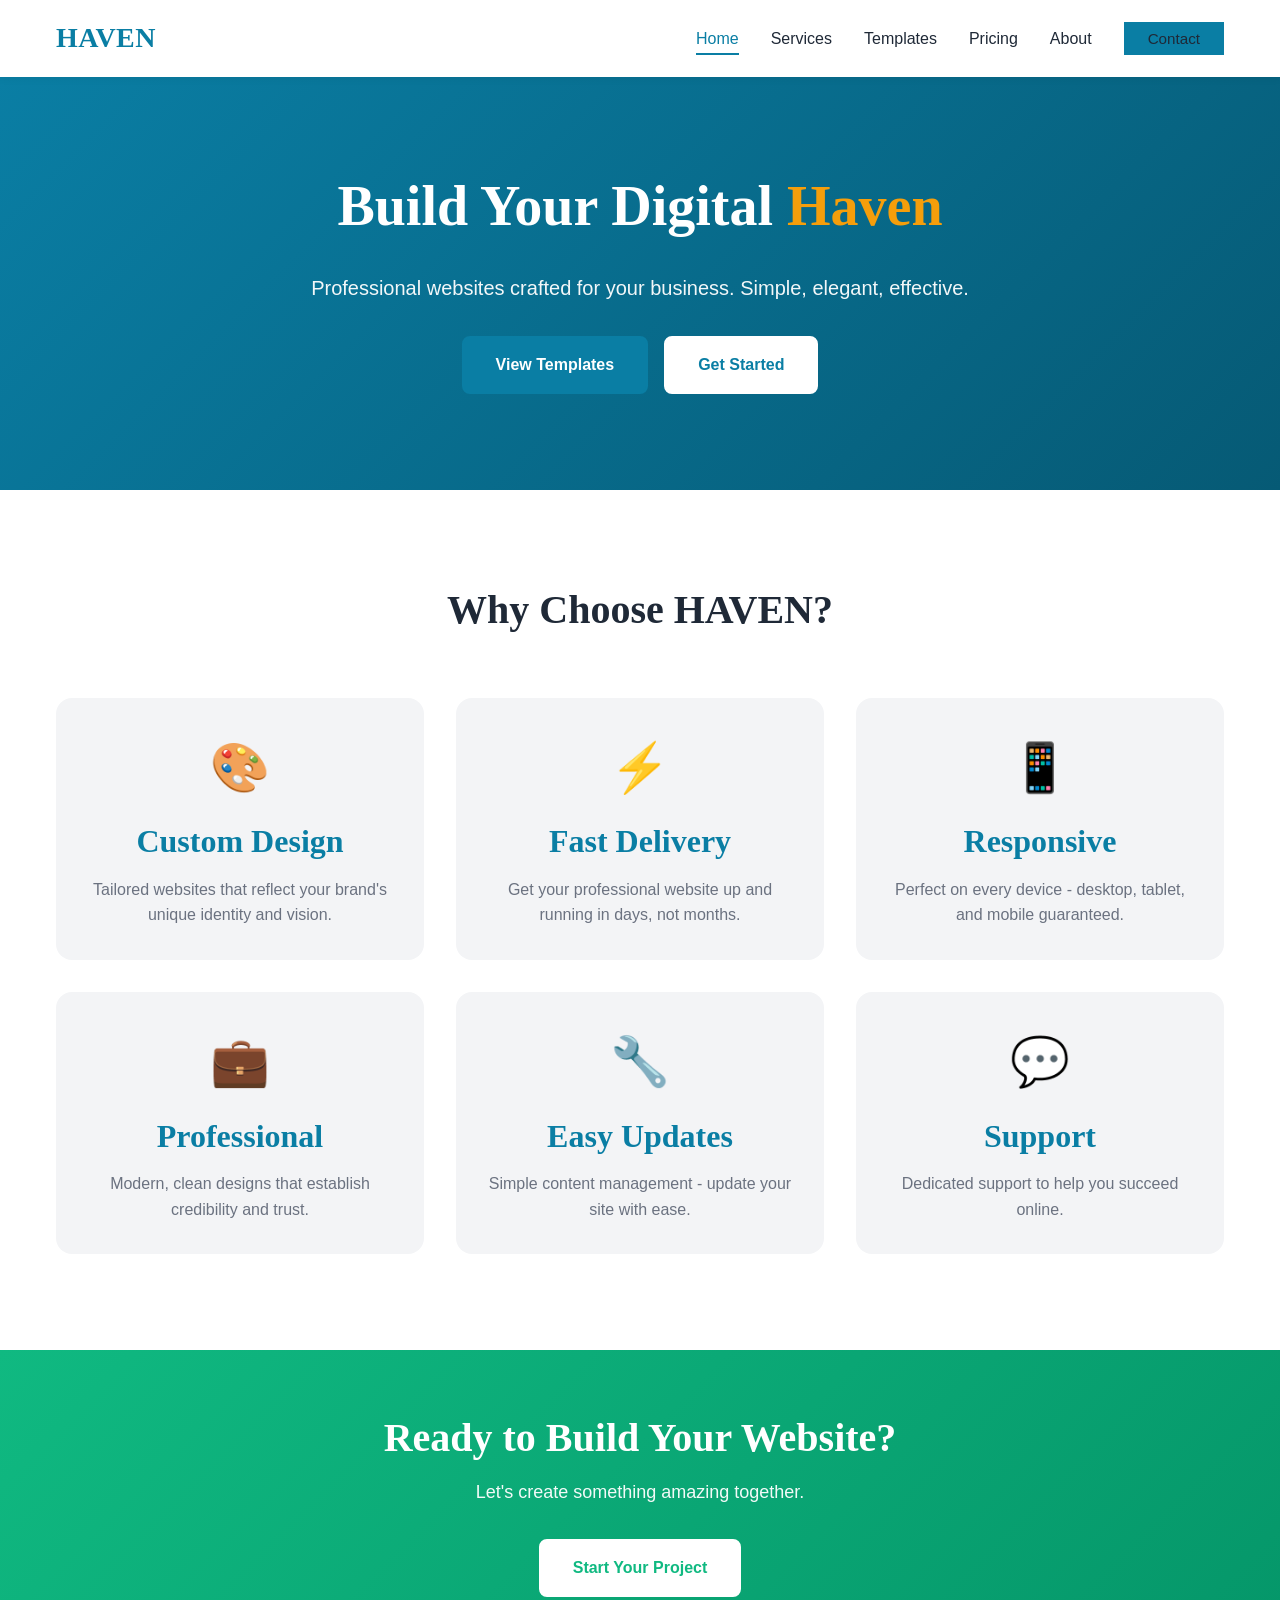
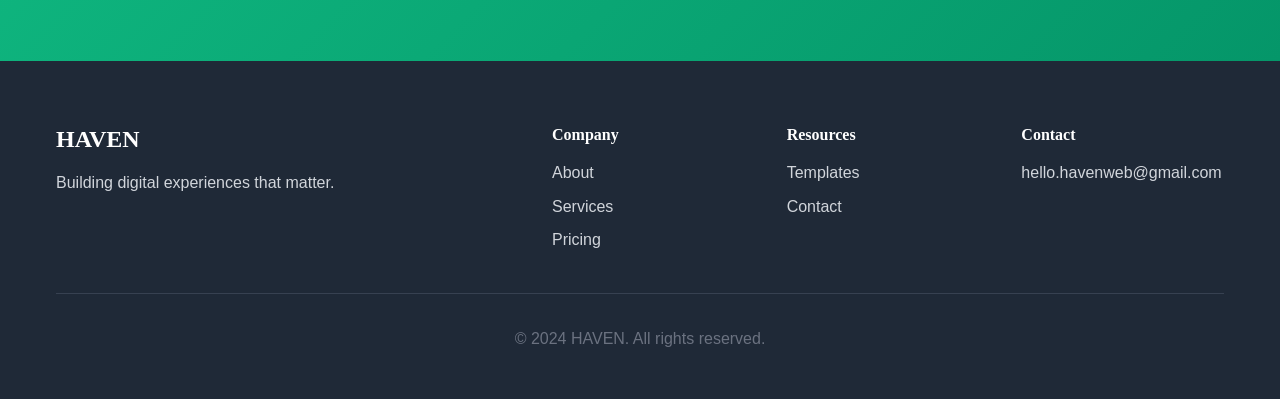
<file: index.html>
<!DOCTYPE html>
<html lang="en">
<head>
    <meta charset="UTF-8">
    <meta name="viewport" content="width=device-width, initial-scale=1.0">
    <title>HAVEN - Professional Website Building Service</title>
    <meta name="description" content="HAVEN creates professional, custom websites for your business. Explore our templates and get started today.">
    <link rel="icon" type="image/svg+xml" href="favicon.svg">
    <link rel="stylesheet" href="css/style.css">
</head>
<body>
    <!-- Navigation -->
    <nav class="navbar">
        <div class="container">
            <a href="index.html" class="logo">HAVEN</a>
            <button class="nav-toggle" aria-label="Toggle navigation">
                <span></span>
                <span></span>
                <span></span>
            </button>
            <ul class="nav-menu">
                <li><a href="index.html" class="active">Home</a></li>
                <li><a href="services.html">Services</a></li>
                <li><a href="templates.html">Templates</a></li>
                <li><a href="pricing.html">Pricing</a></li>
                <li><a href="about.html">About</a></li>
                <li><a href="contact.html" class="btn-primary">Contact</a></li>
            </ul>
        </div>
    </nav>

    <!-- Hero Section -->
    <section class="hero">
        <div class="container">
            <div class="hero-content">
                <h1>Build Your Digital <span class="highlight">Haven</span></h1>
                <p class="hero-subtitle">Professional websites crafted for your business. Simple, elegant, effective.</p>
                <div class="hero-buttons">
                    <a href="templates.html" class="btn btn-primary">View Templates</a>
                    <a href="contact.html" class="btn btn-secondary">Get Started</a>
                </div>
            </div>
        </div>
    </section>

    <!-- Features Section -->
    <section class="features">
        <div class="container">
            <h2 class="section-title">Why Choose HAVEN?</h2>
            <div class="features-grid">
                <div class="feature-card">
                    <div class="feature-icon">🎨</div>
                    <h3>Custom Design</h3>
                    <p>Tailored websites that reflect your brand's unique identity and vision.</p>
                </div>
                <div class="feature-card">
                    <div class="feature-icon">⚡</div>
                    <h3>Fast Delivery</h3>
                    <p>Get your professional website up and running in days, not months.</p>
                </div>
                <div class="feature-card">
                    <div class="feature-icon">📱</div>
                    <h3>Responsive</h3>
                    <p>Perfect on every device - desktop, tablet, and mobile guaranteed.</p>
                </div>
                <div class="feature-card">
                    <div class="feature-icon">💼</div>
                    <h3>Professional</h3>
                    <p>Modern, clean designs that establish credibility and trust.</p>
                </div>
                <div class="feature-card">
                    <div class="feature-icon">🔧</div>
                    <h3>Easy Updates</h3>
                    <p>Simple content management - update your site with ease.</p>
                </div>
                <div class="feature-card">
                    <div class="feature-icon">💬</div>
                    <h3>Support</h3>
                    <p>Dedicated support to help you succeed online.</p>
                </div>
            </div>
        </div>
    </section>

    <!-- CTA Section -->
    <section class="cta">
        <div class="container">
            <h2>Ready to Build Your Website?</h2>
            <p>Let's create something amazing together.</p>
            <a href="contact.html" class="btn btn-primary">Start Your Project</a>
        </div>
    </section>

    <!-- Footer -->
    <footer class="footer">
        <div class="container">
            <div class="footer-content">
                <div class="footer-brand">
                    <h3>HAVEN</h3>
                    <p>Building digital experiences that matter.</p>
                </div>
                <div class="footer-links">
                    <div class="footer-column">
                        <h4>Company</h4>
                        <ul>
                            <li><a href="about.html">About</a></li>
                            <li><a href="services.html">Services</a></li>
                            <li><a href="pricing.html">Pricing</a></li>
                        </ul>
                    </div>
                    <div class="footer-column">
                        <h4>Resources</h4>
                        <ul>
                            <li><a href="templates.html">Templates</a></li>
                            <li><a href="contact.html">Contact</a></li>
                        </ul>
                    </div>
                    <div class="footer-column">
                        <h4>Contact</h4>
                        <ul>
                            <li><a href="mailto:hello.havenweb@gmail.com">hello.havenweb@gmail.com</a></li>
                        </ul>
                    </div>
                </div>
            </div>
            <div class="footer-bottom">
                <p>&copy; 2024 HAVEN. All rights reserved.</p>
            </div>
        </div>
    </footer>

    <script src="js/script.js"></script>
</body>
</html>
</file>
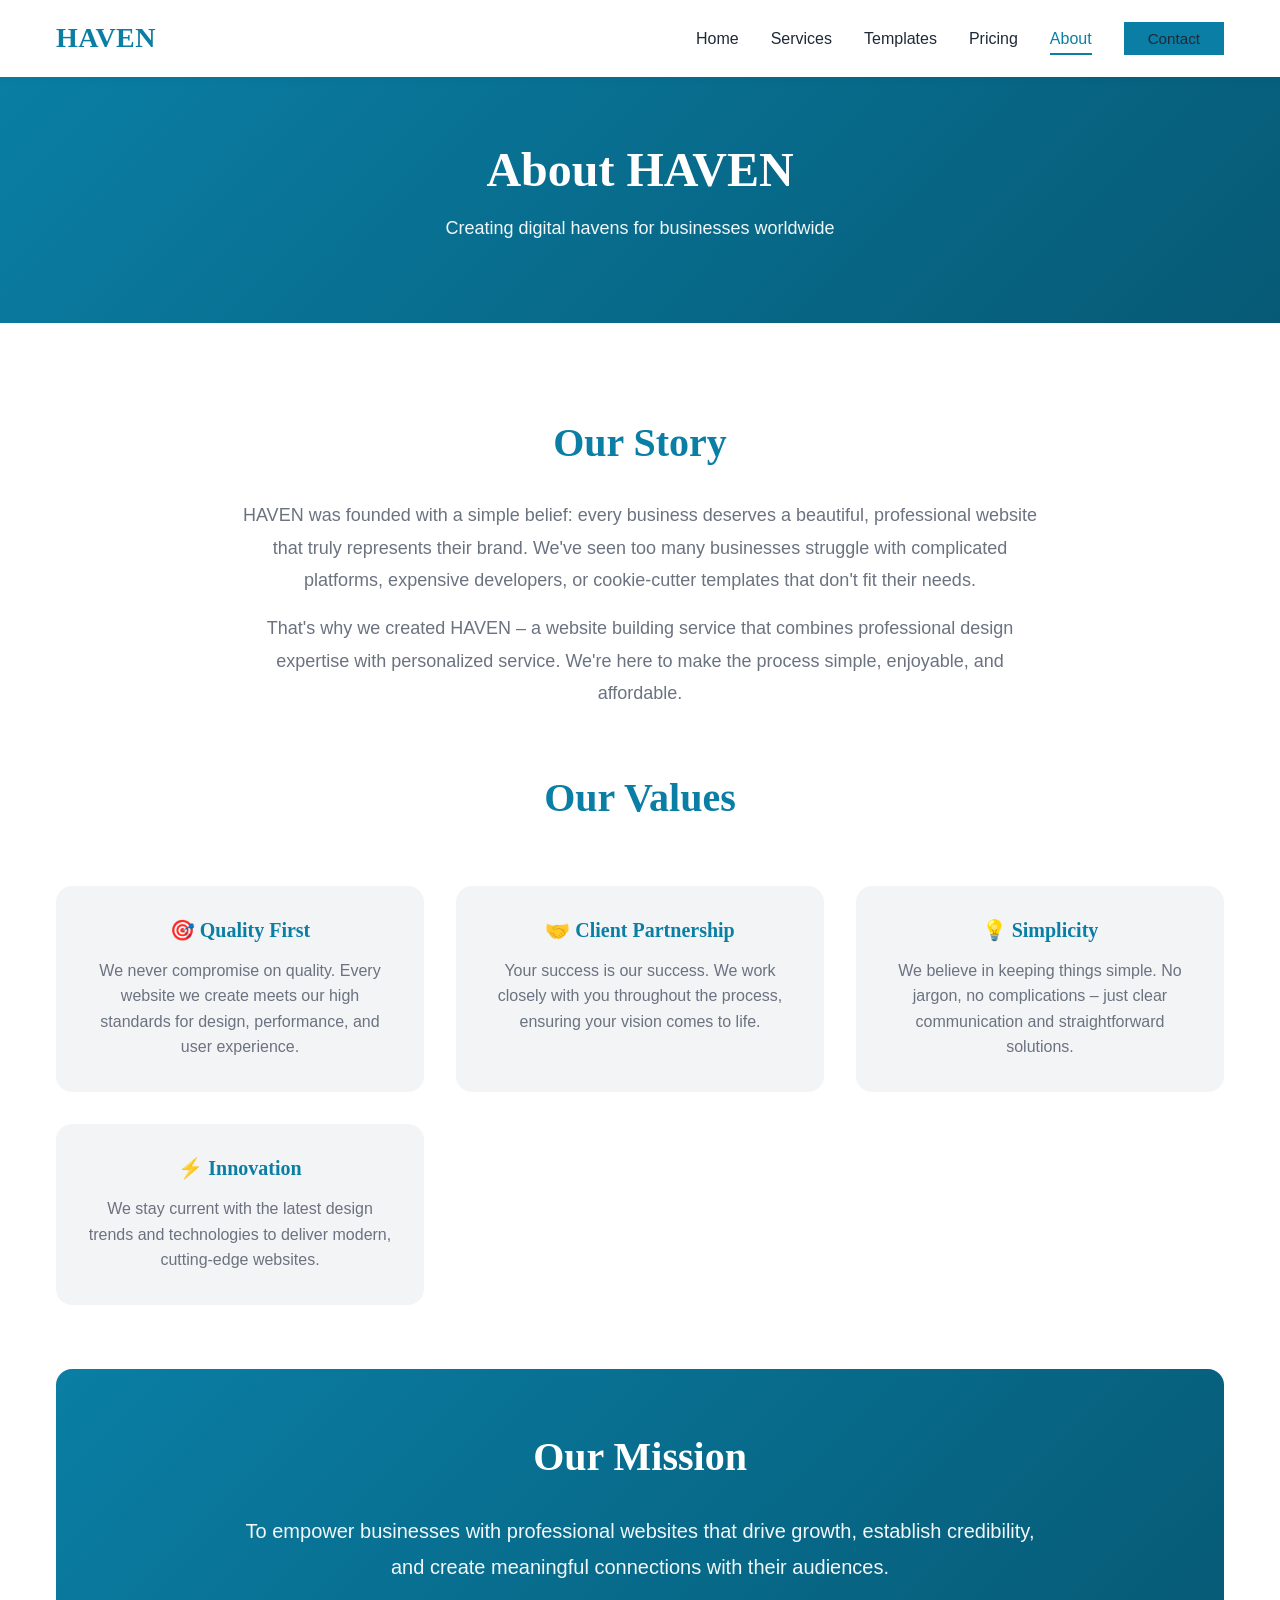
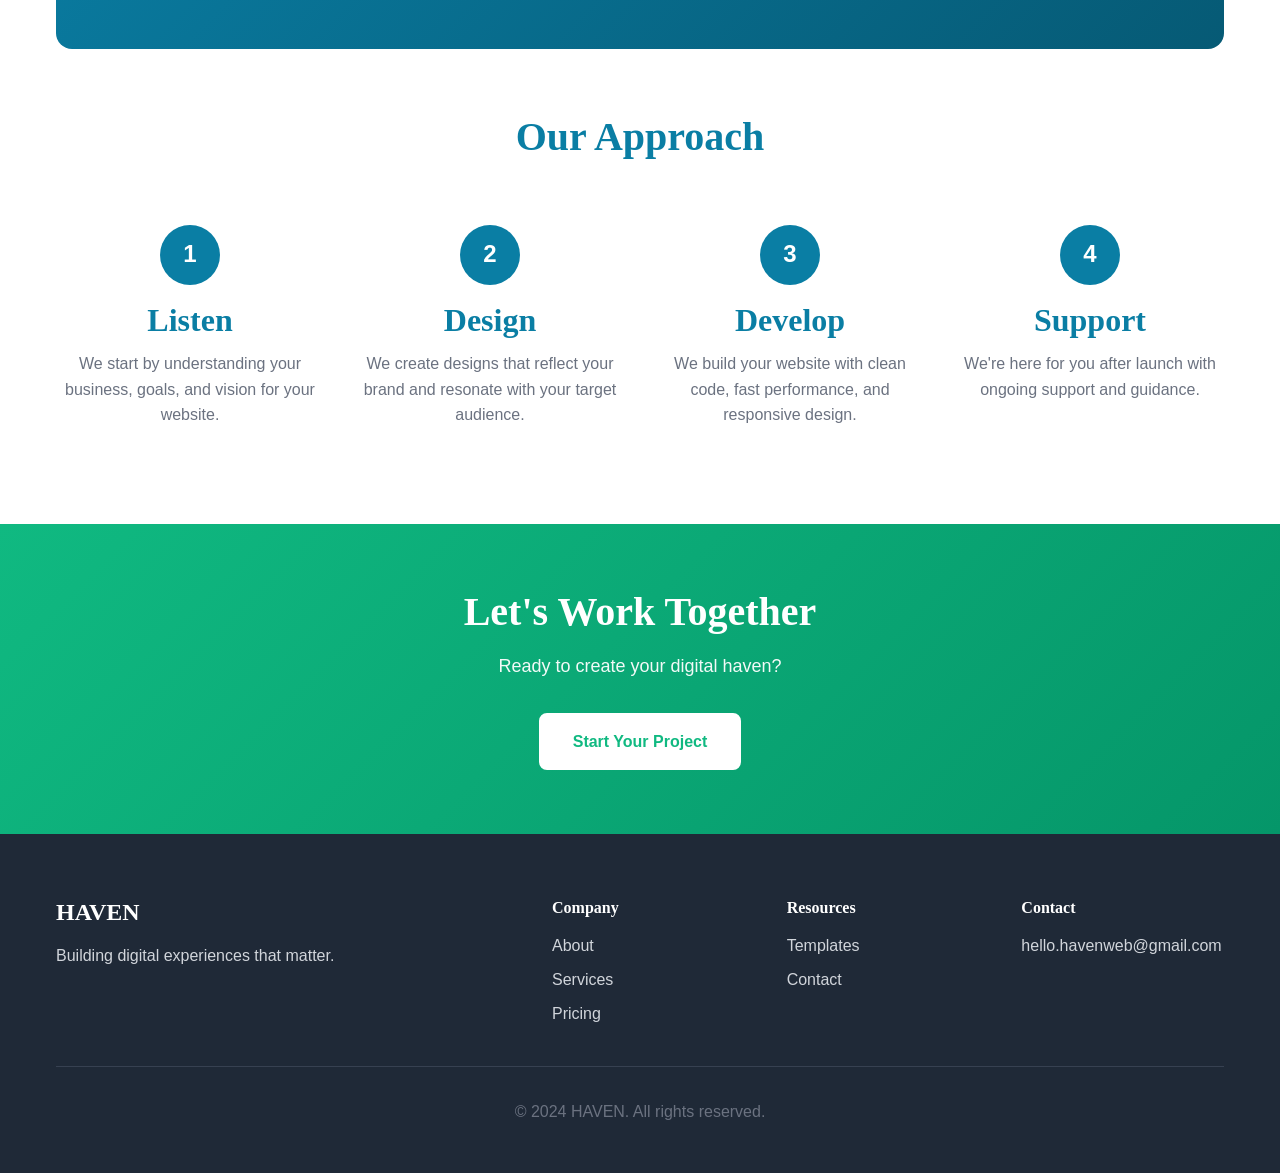
<file: about.html>
<!DOCTYPE html>
<html lang="en">
<head>
    <meta charset="UTF-8">
    <meta name="viewport" content="width=device-width, initial-scale=1.0">
    <title>About - HAVEN</title>
    <meta name="description" content="Learn about HAVEN and our mission to create exceptional websites for businesses.">
    <link rel="icon" type="image/svg+xml" href="favicon.svg">
    <link rel="stylesheet" href="css/style.css">
</head>
<body>
    <!-- Navigation -->
    <nav class="navbar">
        <div class="container">
            <a href="index.html" class="logo">HAVEN</a>
            <button class="nav-toggle" aria-label="Toggle navigation">
                <span></span>
                <span></span>
                <span></span>
            </button>
            <ul class="nav-menu">
                <li><a href="index.html">Home</a></li>
                <li><a href="services.html">Services</a></li>
                <li><a href="templates.html">Templates</a></li>
                <li><a href="pricing.html">Pricing</a></li>
                <li><a href="about.html" class="active">About</a></li>
                <li><a href="contact.html" class="btn-primary">Contact</a></li>
            </ul>
        </div>
    </nav>

    <!-- Page Header -->
    <section class="page-header">
        <div class="container">
            <h1>About HAVEN</h1>
            <p>Creating digital havens for businesses worldwide</p>
        </div>
    </section>

    <!-- About Section -->
    <section class="about-content">
        <div class="container">
            <div class="about-intro">
                <h2>Our Story</h2>
                <p>HAVEN was founded with a simple belief: every business deserves a beautiful, professional website that truly represents their brand. We've seen too many businesses struggle with complicated platforms, expensive developers, or cookie-cutter templates that don't fit their needs.</p>
                <p>That's why we created HAVEN – a website building service that combines professional design expertise with personalized service. We're here to make the process simple, enjoyable, and affordable.</p>
            </div>

            <div class="values-section">
                <h2>Our Values</h2>
                <div class="values-grid">
                    <div class="value-card">
                        <h3>🎯 Quality First</h3>
                        <p>We never compromise on quality. Every website we create meets our high standards for design, performance, and user experience.</p>
                    </div>
                    <div class="value-card">
                        <h3>🤝 Client Partnership</h3>
                        <p>Your success is our success. We work closely with you throughout the process, ensuring your vision comes to life.</p>
                    </div>
                    <div class="value-card">
                        <h3>💡 Simplicity</h3>
                        <p>We believe in keeping things simple. No jargon, no complications – just clear communication and straightforward solutions.</p>
                    </div>
                    <div class="value-card">
                        <h3>⚡ Innovation</h3>
                        <p>We stay current with the latest design trends and technologies to deliver modern, cutting-edge websites.</p>
                    </div>
                </div>
            </div>

            <div class="mission-section">
                <h2>Our Mission</h2>
                <p>To empower businesses with professional websites that drive growth, establish credibility, and create meaningful connections with their audiences.</p>
            </div>

            <div class="approach-section">
                <h2>Our Approach</h2>
                <div class="approach-steps">
                    <div class="step">
                        <div class="step-number">1</div>
                        <h3>Listen</h3>
                        <p>We start by understanding your business, goals, and vision for your website.</p>
                    </div>
                    <div class="step">
                        <div class="step-number">2</div>
                        <h3>Design</h3>
                        <p>We create designs that reflect your brand and resonate with your target audience.</p>
                    </div>
                    <div class="step">
                        <div class="step-number">3</div>
                        <h3>Develop</h3>
                        <p>We build your website with clean code, fast performance, and responsive design.</p>
                    </div>
                    <div class="step">
                        <div class="step-number">4</div>
                        <h3>Support</h3>
                        <p>We're here for you after launch with ongoing support and guidance.</p>
                    </div>
                </div>
            </div>
        </div>
    </section>

    <!-- CTA Section -->
    <section class="cta">
        <div class="container">
            <h2>Let's Work Together</h2>
            <p>Ready to create your digital haven?</p>
            <a href="contact.html" class="btn btn-primary">Start Your Project</a>
        </div>
    </section>

    <!-- Footer -->
    <footer class="footer">
        <div class="container">
            <div class="footer-content">
                <div class="footer-brand">
                    <h3>HAVEN</h3>
                    <p>Building digital experiences that matter.</p>
                </div>
                <div class="footer-links">
                    <div class="footer-column">
                        <h4>Company</h4>
                        <ul>
                            <li><a href="about.html">About</a></li>
                            <li><a href="services.html">Services</a></li>
                            <li><a href="pricing.html">Pricing</a></li>
                        </ul>
                    </div>
                    <div class="footer-column">
                        <h4>Resources</h4>
                        <ul>
                            <li><a href="templates.html">Templates</a></li>
                            <li><a href="contact.html">Contact</a></li>
                        </ul>
                    </div>
                    <div class="footer-column">
                        <h4>Contact</h4>
                        <ul>
                            <li><a href="mailto:hello.havenweb@gmail.com">hello.havenweb@gmail.com</a></li>
                        </ul>
                    </div>
                </div>
            </div>
            <div class="footer-bottom">
                <p>&copy; 2024 HAVEN. All rights reserved.</p>
            </div>
        </div>
    </footer>

    <script src="js/script.js"></script>
</body>
</html>
</file>
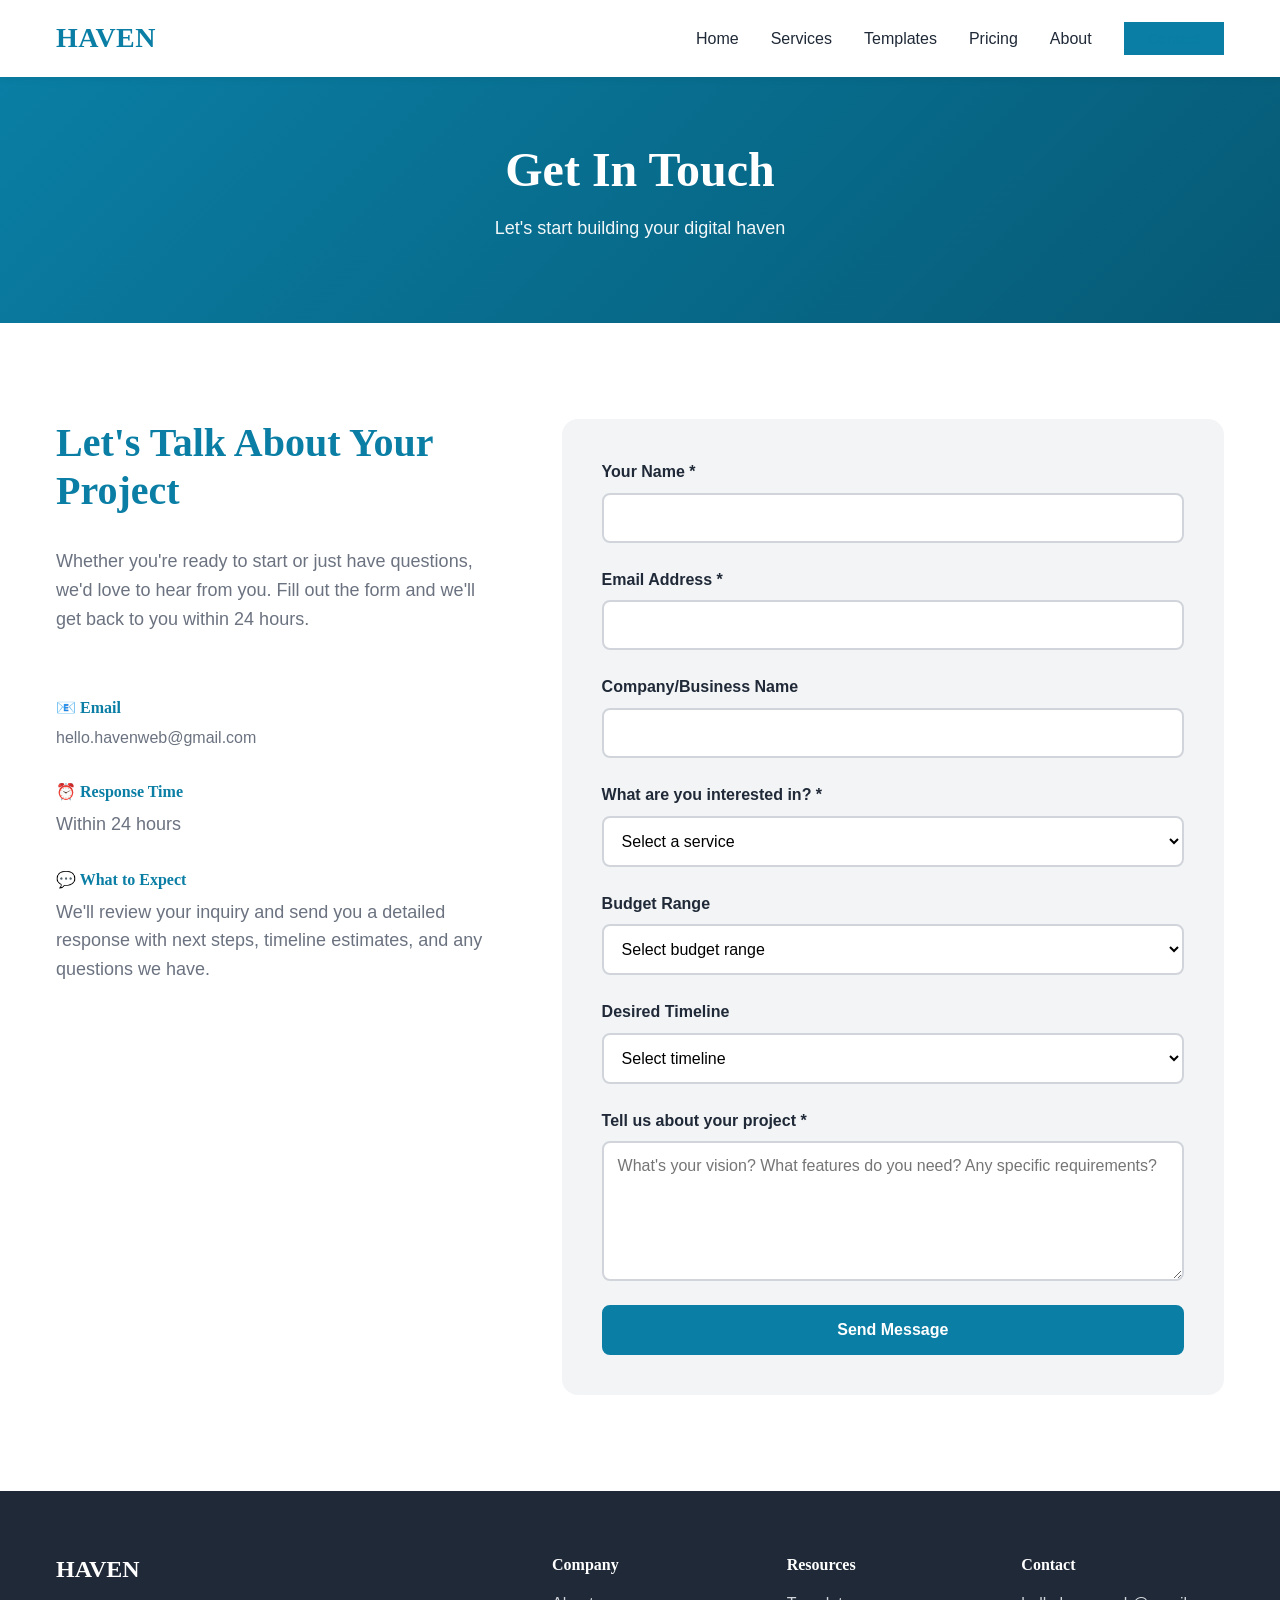
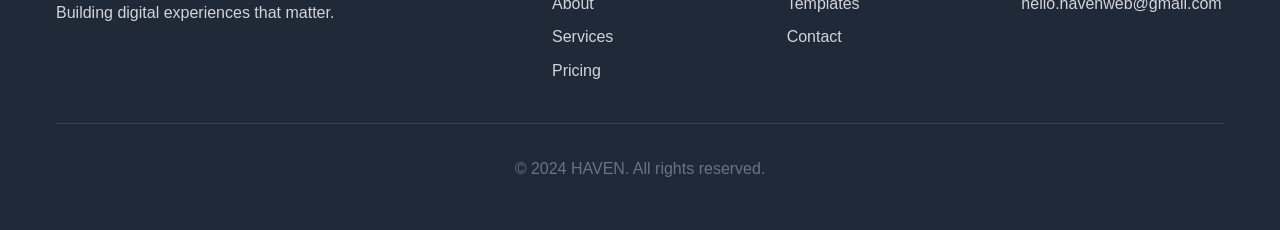
<file: contact.html>
<!DOCTYPE html>
<html lang="en">
<head>
    <meta charset="UTF-8">
    <meta name="viewport" content="width=device-width, initial-scale=1.0">
    <title>Contact - HAVEN</title>
    <meta name="description" content="Get in touch with HAVEN. Let's discuss your website project.">
    <link rel="icon" type="image/svg+xml" href="favicon.svg">
    <link rel="stylesheet" href="css/style.css">
</head>
<body>
    <!-- Navigation -->
    <nav class="navbar">
        <div class="container">
            <a href="index.html" class="logo">HAVEN</a>
            <button class="nav-toggle" aria-label="Toggle navigation">
                <span></span>
                <span></span>
                <span></span>
            </button>
            <ul class="nav-menu">
                <li><a href="index.html">Home</a></li>
                <li><a href="services.html">Services</a></li>
                <li><a href="templates.html">Templates</a></li>
                <li><a href="pricing.html">Pricing</a></li>
                <li><a href="about.html">About</a></li>
                <li><a href="contact.html" class="btn-primary active">Contact</a></li>
            </ul>
        </div>
    </nav>

    <!-- Page Header -->
    <section class="page-header">
        <div class="container">
            <h1>Get In Touch</h1>
            <p>Let's start building your digital haven</p>
        </div>
    </section>

    <!-- Contact Section -->
    <section class="contact-section">
        <div class="container">
            <div class="contact-grid">
                <div class="contact-info">
                    <h2>Let's Talk About Your Project</h2>
                    <p>Whether you're ready to start or just have questions, we'd love to hear from you. Fill out the form and we'll get back to you within 24 hours.</p>
                    
                    <div class="contact-details">
                        <div class="contact-item">
                            <h3>📧 Email</h3>
                            <a href="mailto:hello.havenweb@gmail.com">hello.havenweb@gmail.com</a>
                        </div>
                        <div class="contact-item">
                            <h3>⏰ Response Time</h3>
                            <p>Within 24 hours</p>
                        </div>
                        <div class="contact-item">
                            <h3>💬 What to Expect</h3>
                            <p>We'll review your inquiry and send you a detailed response with next steps, timeline estimates, and any questions we have.</p>
                        </div>
                    </div>
                </div>

                <div class="contact-form-container">
                    <form class="contact-form" id="contactForm">
                        <div class="form-group">
                            <label for="name">Your Name *</label>
                            <input type="text" id="name" name="name" required>
                        </div>

                        <div class="form-group">
                            <label for="email">Email Address *</label>
                            <input type="email" id="email" name="email" required>
                        </div>

                        <div class="form-group">
                            <label for="company">Company/Business Name</label>
                            <input type="text" id="company" name="company">
                        </div>

                        <div class="form-group">
                            <label for="service">What are you interested in? *</label>
                            <select id="service" name="service" required>
                                <option value="">Select a service</option>
                                <option value="template">Template Customization</option>
                                <option value="custom">Custom Website Design</option>
                                <option value="ecommerce">E-commerce Website</option>
                                <option value="redesign">Website Redesign</option>
                                <option value="other">Other</option>
                            </select>
                        </div>

                        <div class="form-group">
                            <label for="budget">Budget Range</label>
                            <select id="budget" name="budget">
                                <option value="">Select budget range</option>
                                <option value="under500">Under $500</option>
                                <option value="500-1000">$500 - $1,000</option>
                                <option value="1000-2500">$1,000 - $2,500</option>
                                <option value="2500plus">$2,500+</option>
                                <option value="flexible">Flexible</option>
                            </select>
                        </div>

                        <div class="form-group">
                            <label for="timeline">Desired Timeline</label>
                            <select id="timeline" name="timeline">
                                <option value="">Select timeline</option>
                                <option value="asap">ASAP</option>
                                <option value="1month">Within 1 month</option>
                                <option value="2-3months">2-3 months</option>
                                <option value="flexible">Flexible</option>
                            </select>
                        </div>

                        <div class="form-group">
                            <label for="message">Tell us about your project *</label>
                            <textarea id="message" name="message" rows="6" required placeholder="What's your vision? What features do you need? Any specific requirements?"></textarea>
                        </div>

                        <button type="submit" class="btn btn-primary">Send Message</button>
                    </form>
                    <div id="formMessage" class="form-message"></div>
                </div>
            </div>
        </div>
    </section>

    <!-- Footer -->
    <footer class="footer">
        <div class="container">
            <div class="footer-content">
                <div class="footer-brand">
                    <h3>HAVEN</h3>
                    <p>Building digital experiences that matter.</p>
                </div>
                <div class="footer-links">
                    <div class="footer-column">
                        <h4>Company</h4>
                        <ul>
                            <li><a href="about.html">About</a></li>
                            <li><a href="services.html">Services</a></li>
                            <li><a href="pricing.html">Pricing</a></li>
                        </ul>
                    </div>
                    <div class="footer-column">
                        <h4>Resources</h4>
                        <ul>
                            <li><a href="templates.html">Templates</a></li>
                            <li><a href="contact.html">Contact</a></li>
                        </ul>
                    </div>
                    <div class="footer-column">
                        <h4>Contact</h4>
                        <ul>
                            <li><a href="mailto:hello.havenweb@gmail.com">hello.havenweb@gmail.com</a></li>
                        </ul>
                    </div>
                </div>
            </div>
            <div class="footer-bottom">
                <p>&copy; 2024 HAVEN. All rights reserved.</p>
            </div>
        </div>
    </footer>

    <script src="js/script.js"></script>
</body>
</html>
</file>
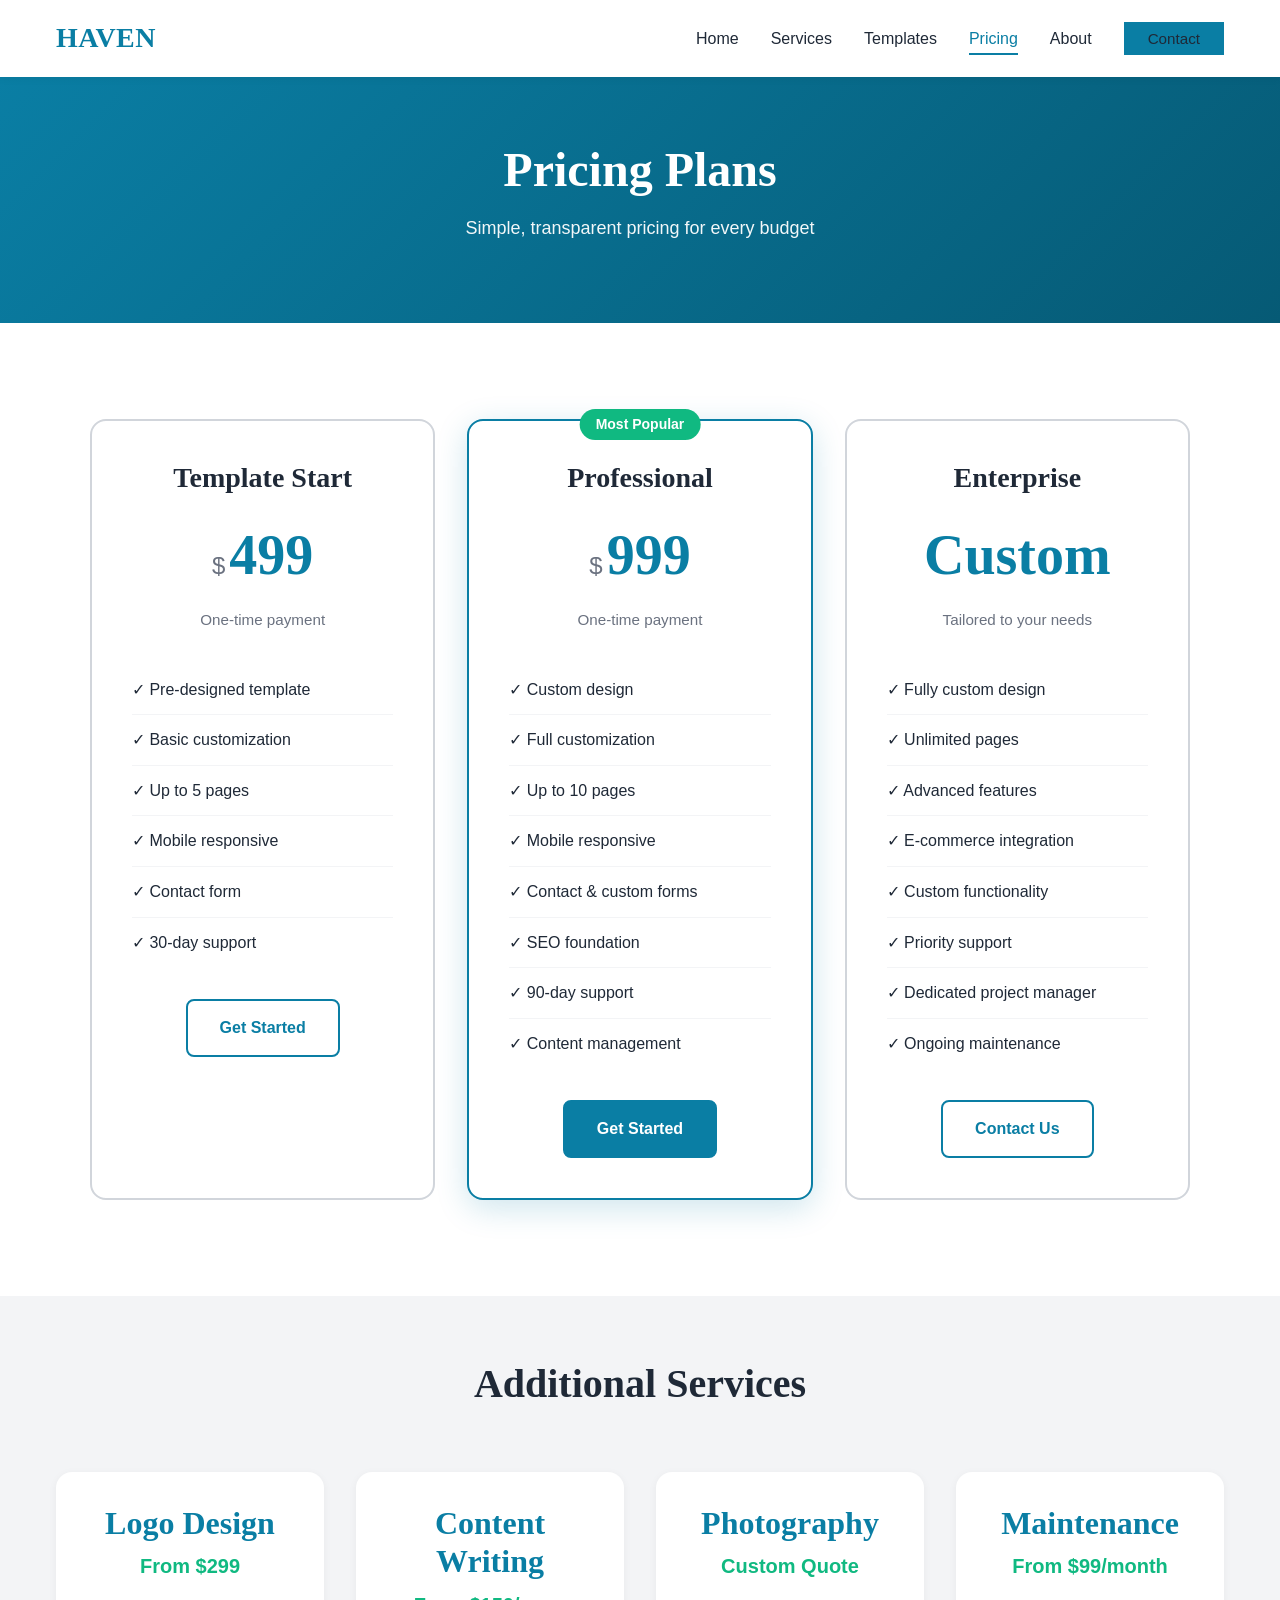
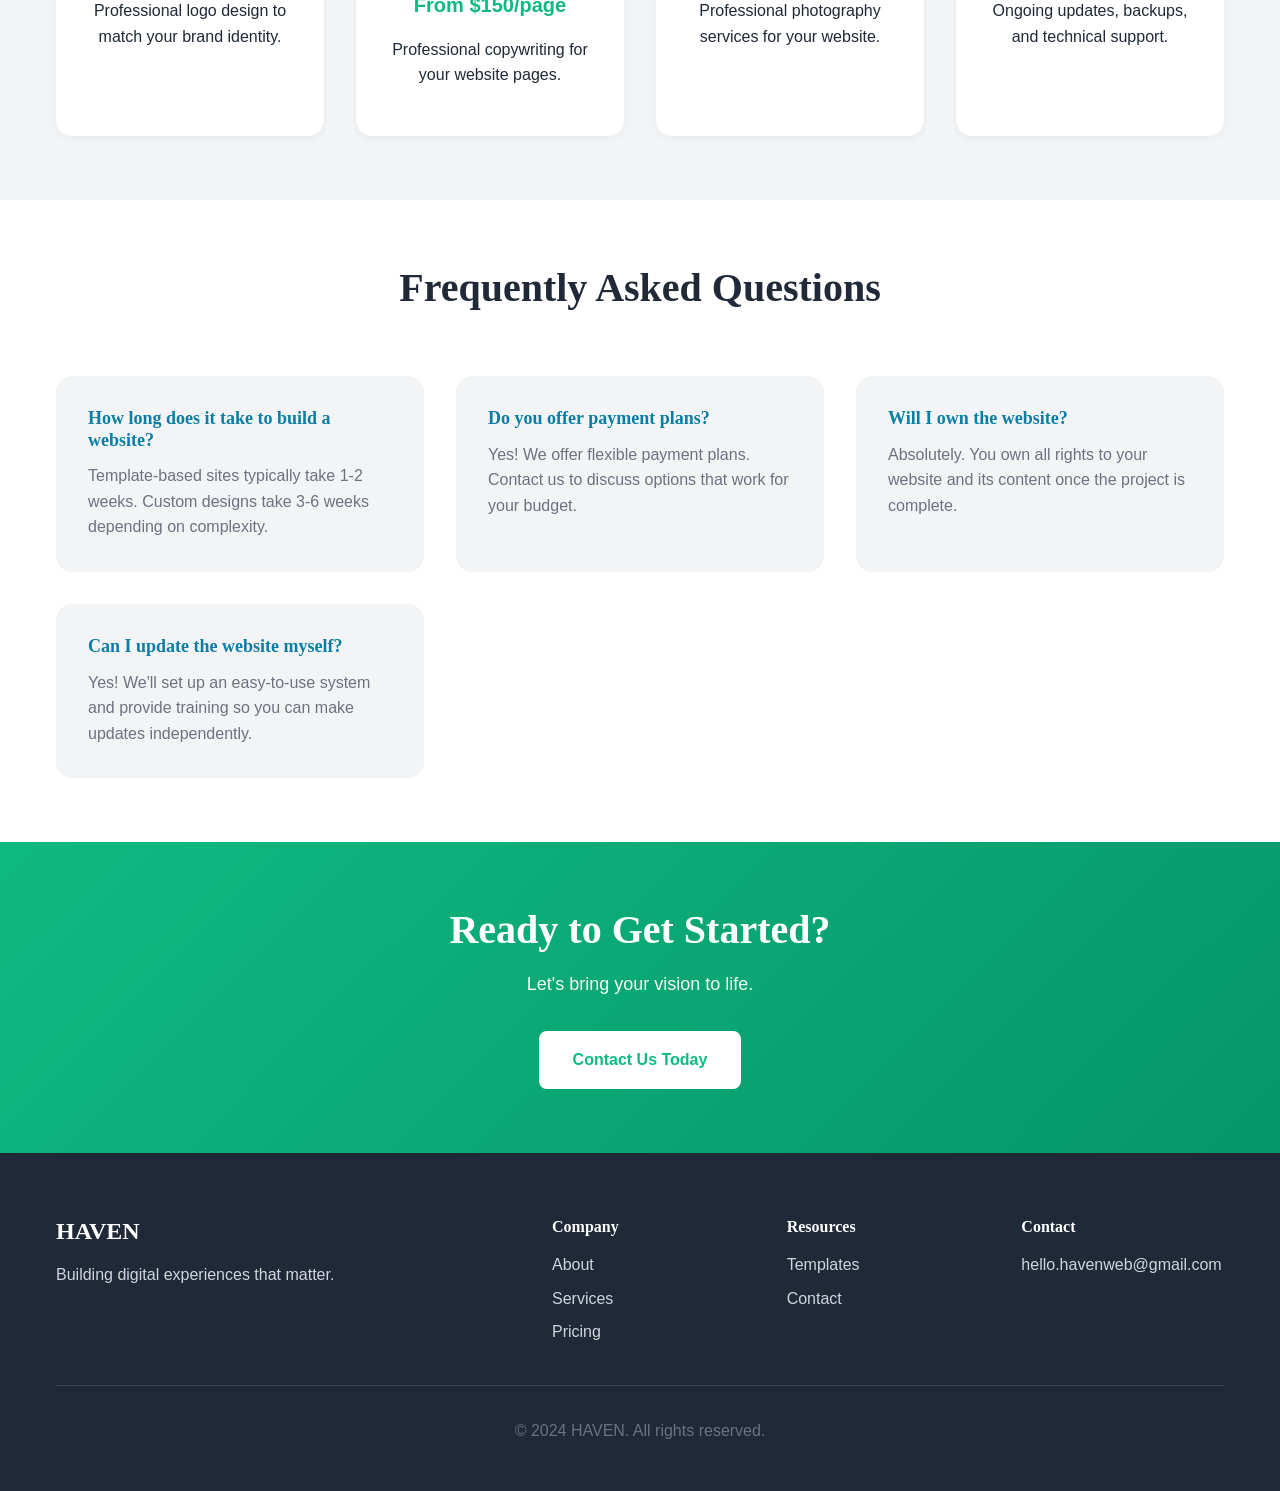
<file: pricing.html>
<!DOCTYPE html>
<html lang="en">
<head>
    <meta charset="UTF-8">
    <meta name="viewport" content="width=device-width, initial-scale=1.0">
    <title>Pricing - HAVEN</title>
    <meta name="description" content="Transparent pricing for professional website services. Find the perfect package for your needs.">
    <link rel="icon" type="image/svg+xml" href="favicon.svg">
    <link rel="stylesheet" href="css/style.css">
</head>
<body>
    <!-- Navigation -->
    <nav class="navbar">
        <div class="container">
            <a href="index.html" class="logo">HAVEN</a>
            <button class="nav-toggle" aria-label="Toggle navigation">
                <span></span>
                <span></span>
                <span></span>
            </button>
            <ul class="nav-menu">
                <li><a href="index.html">Home</a></li>
                <li><a href="services.html">Services</a></li>
                <li><a href="templates.html">Templates</a></li>
                <li><a href="pricing.html" class="active">Pricing</a></li>
                <li><a href="about.html">About</a></li>
                <li><a href="contact.html" class="btn-primary">Contact</a></li>
            </ul>
        </div>
    </nav>

    <!-- Page Header -->
    <section class="page-header">
        <div class="container">
            <h1>Pricing Plans</h1>
            <p>Simple, transparent pricing for every budget</p>
        </div>
    </section>

    <!-- Pricing Section -->
    <section class="pricing-section">
        <div class="container">
            <div class="pricing-grid">
                <div class="pricing-card">
                    <div class="pricing-header">
                        <h3>Template Start</h3>
                        <div class="price">
                            <span class="currency">$</span>
                            <span class="amount">499</span>
                        </div>
                        <p class="price-description">One-time payment</p>
                    </div>
                    <ul class="pricing-features">
                        <li>✓ Pre-designed template</li>
                        <li>✓ Basic customization</li>
                        <li>✓ Up to 5 pages</li>
                        <li>✓ Mobile responsive</li>
                        <li>✓ Contact form</li>
                        <li>✓ 30-day support</li>
                    </ul>
                    <a href="contact.html" class="btn btn-secondary">Get Started</a>
                </div>

                <div class="pricing-card featured">
                    <div class="badge">Most Popular</div>
                    <div class="pricing-header">
                        <h3>Professional</h3>
                        <div class="price">
                            <span class="currency">$</span>
                            <span class="amount">999</span>
                        </div>
                        <p class="price-description">One-time payment</p>
                    </div>
                    <ul class="pricing-features">
                        <li>✓ Custom design</li>
                        <li>✓ Full customization</li>
                        <li>✓ Up to 10 pages</li>
                        <li>✓ Mobile responsive</li>
                        <li>✓ Contact & custom forms</li>
                        <li>✓ SEO foundation</li>
                        <li>✓ 90-day support</li>
                        <li>✓ Content management</li>
                    </ul>
                    <a href="contact.html" class="btn btn-primary">Get Started</a>
                </div>

                <div class="pricing-card">
                    <div class="pricing-header">
                        <h3>Enterprise</h3>
                        <div class="price">
                            <span class="amount">Custom</span>
                        </div>
                        <p class="price-description">Tailored to your needs</p>
                    </div>
                    <ul class="pricing-features">
                        <li>✓ Fully custom design</li>
                        <li>✓ Unlimited pages</li>
                        <li>✓ Advanced features</li>
                        <li>✓ E-commerce integration</li>
                        <li>✓ Custom functionality</li>
                        <li>✓ Priority support</li>
                        <li>✓ Dedicated project manager</li>
                        <li>✓ Ongoing maintenance</li>
                    </ul>
                    <a href="contact.html" class="btn btn-secondary">Contact Us</a>
                </div>
            </div>
        </div>
    </section>

    <!-- Add-ons Section -->
    <section class="addons-section">
        <div class="container">
            <h2>Additional Services</h2>
            <div class="addons-grid">
                <div class="addon-card">
                    <h3>Logo Design</h3>
                    <p class="addon-price">From $299</p>
                    <p>Professional logo design to match your brand identity.</p>
                </div>
                <div class="addon-card">
                    <h3>Content Writing</h3>
                    <p class="addon-price">From $150/page</p>
                    <p>Professional copywriting for your website pages.</p>
                </div>
                <div class="addon-card">
                    <h3>Photography</h3>
                    <p class="addon-price">Custom Quote</p>
                    <p>Professional photography services for your website.</p>
                </div>
                <div class="addon-card">
                    <h3>Maintenance</h3>
                    <p class="addon-price">From $99/month</p>
                    <p>Ongoing updates, backups, and technical support.</p>
                </div>
            </div>
        </div>
    </section>

    <!-- FAQ Section -->
    <section class="faq-section">
        <div class="container">
            <h2>Frequently Asked Questions</h2>
            <div class="faq-grid">
                <div class="faq-item">
                    <h3>How long does it take to build a website?</h3>
                    <p>Template-based sites typically take 1-2 weeks. Custom designs take 3-6 weeks depending on complexity.</p>
                </div>
                <div class="faq-item">
                    <h3>Do you offer payment plans?</h3>
                    <p>Yes! We offer flexible payment plans. Contact us to discuss options that work for your budget.</p>
                </div>
                <div class="faq-item">
                    <h3>Will I own the website?</h3>
                    <p>Absolutely. You own all rights to your website and its content once the project is complete.</p>
                </div>
                <div class="faq-item">
                    <h3>Can I update the website myself?</h3>
                    <p>Yes! We'll set up an easy-to-use system and provide training so you can make updates independently.</p>
                </div>
            </div>
        </div>
    </section>

    <!-- CTA Section -->
    <section class="cta">
        <div class="container">
            <h2>Ready to Get Started?</h2>
            <p>Let's bring your vision to life.</p>
            <a href="contact.html" class="btn btn-primary">Contact Us Today</a>
        </div>
    </section>

    <!-- Footer -->
    <footer class="footer">
        <div class="container">
            <div class="footer-content">
                <div class="footer-brand">
                    <h3>HAVEN</h3>
                    <p>Building digital experiences that matter.</p>
                </div>
                <div class="footer-links">
                    <div class="footer-column">
                        <h4>Company</h4>
                        <ul>
                            <li><a href="about.html">About</a></li>
                            <li><a href="services.html">Services</a></li>
                            <li><a href="pricing.html">Pricing</a></li>
                        </ul>
                    </div>
                    <div class="footer-column">
                        <h4>Resources</h4>
                        <ul>
                            <li><a href="templates.html">Templates</a></li>
                            <li><a href="contact.html">Contact</a></li>
                        </ul>
                    </div>
                    <div class="footer-column">
                        <h4>Contact</h4>
                        <ul>
                            <li><a href="mailto:hello.havenweb@gmail.com">hello.havenweb@gmail.com</a></li>
                        </ul>
                    </div>
                </div>
            </div>
            <div class="footer-bottom">
                <p>&copy; 2024 HAVEN. All rights reserved.</p>
            </div>
        </div>
    </footer>

    <script src="js/script.js"></script>
</body>
</html>
</file>
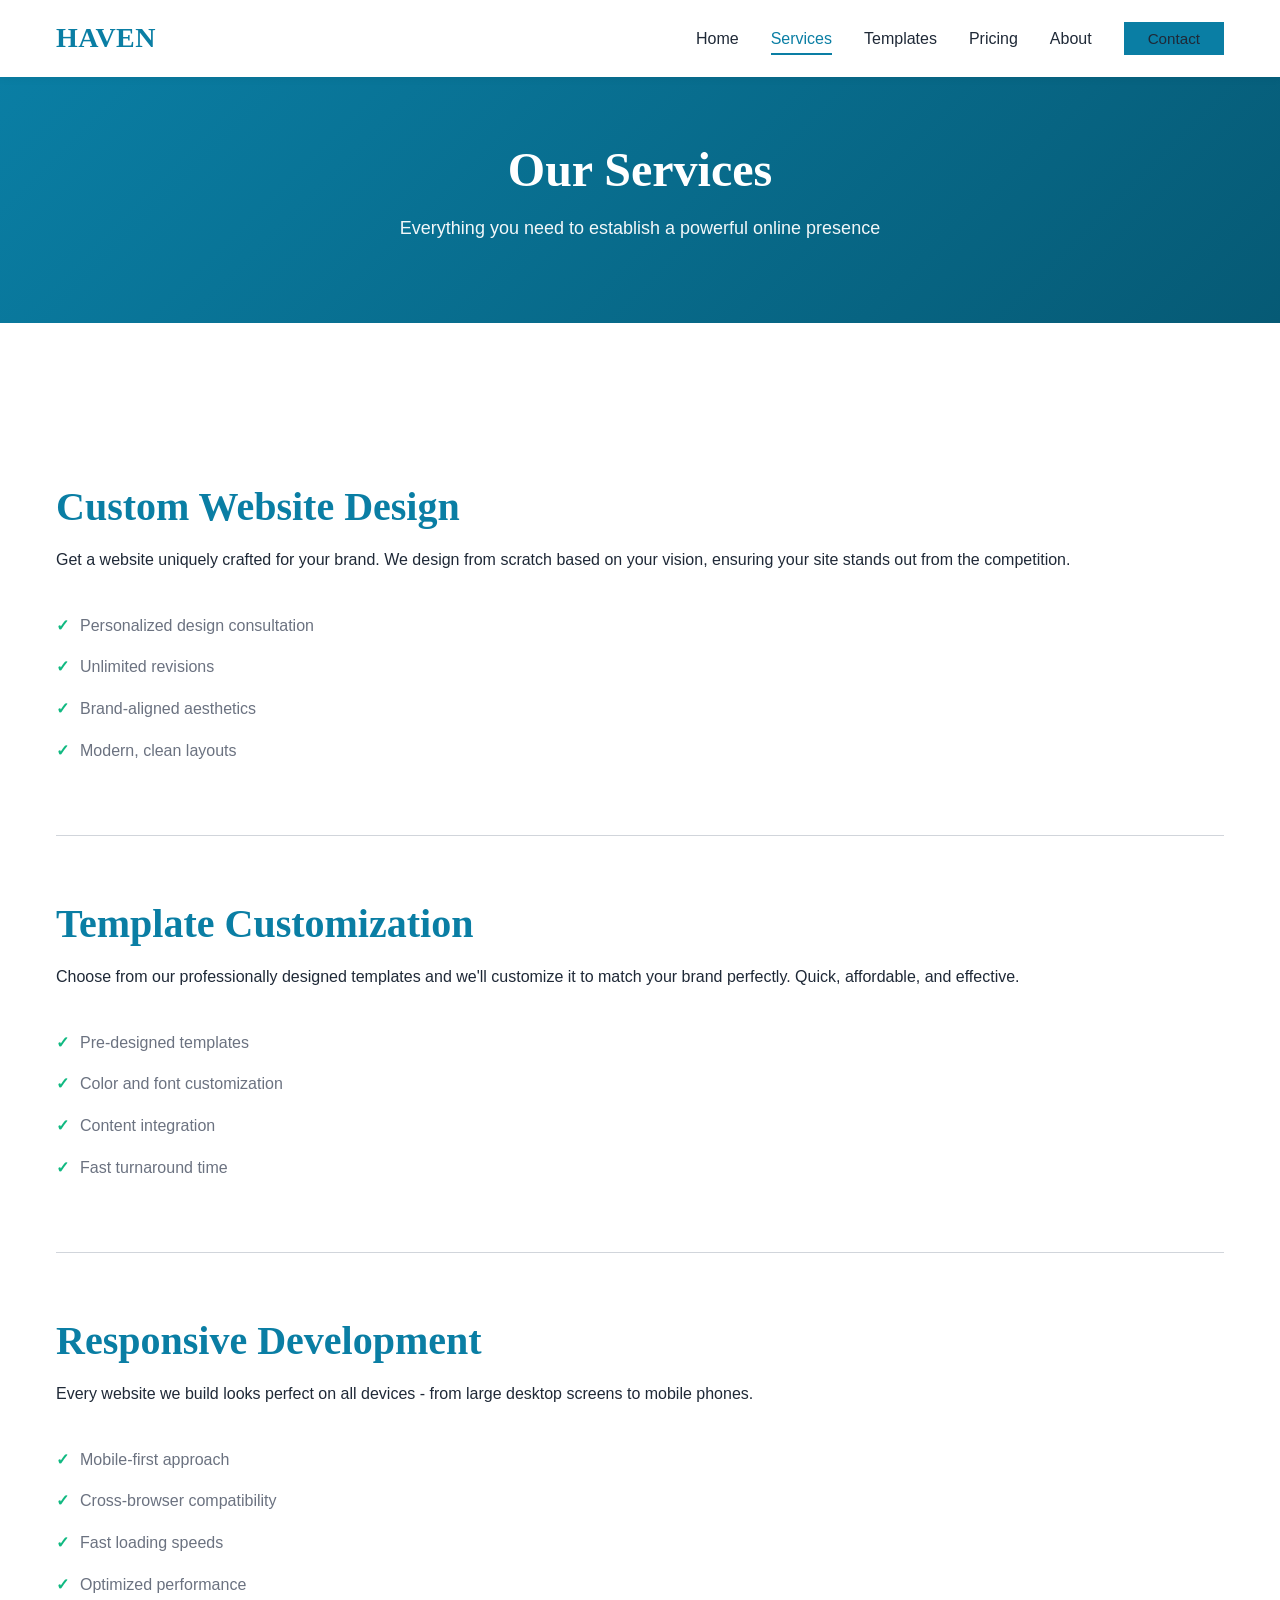
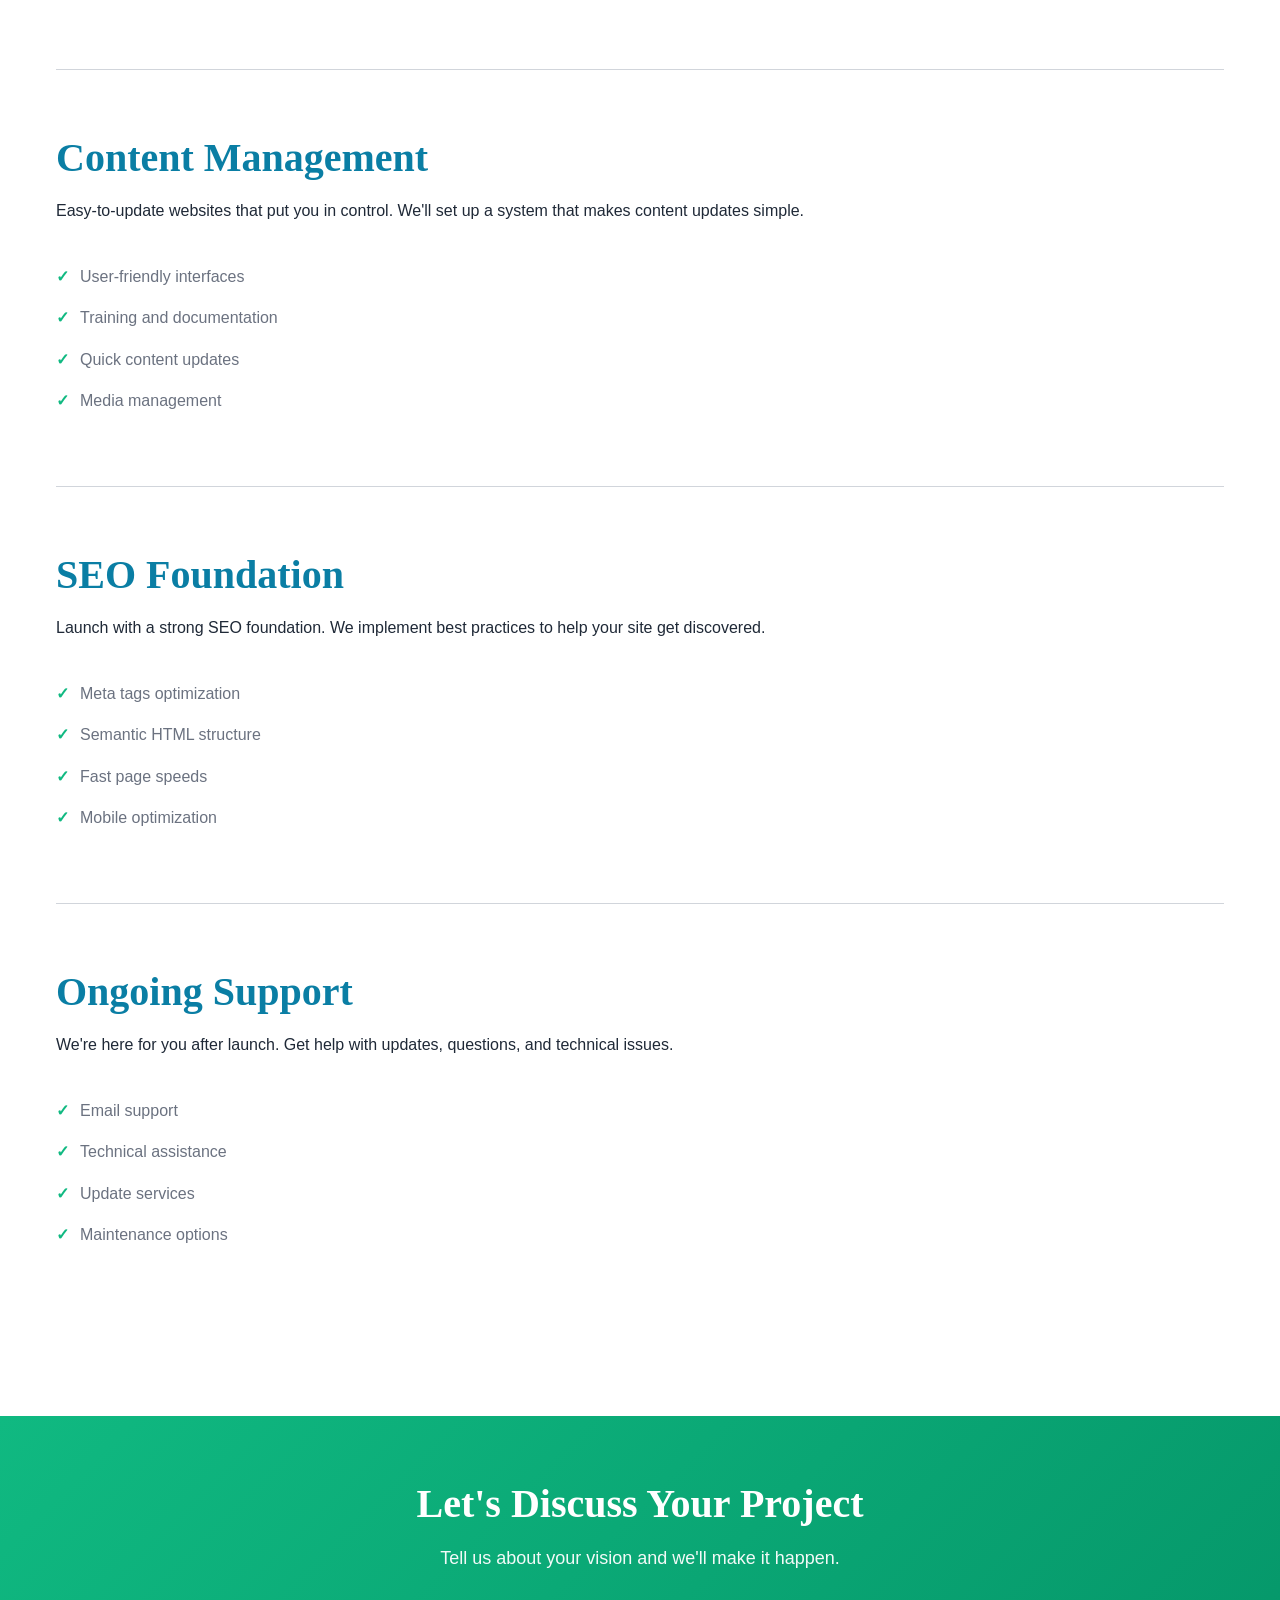
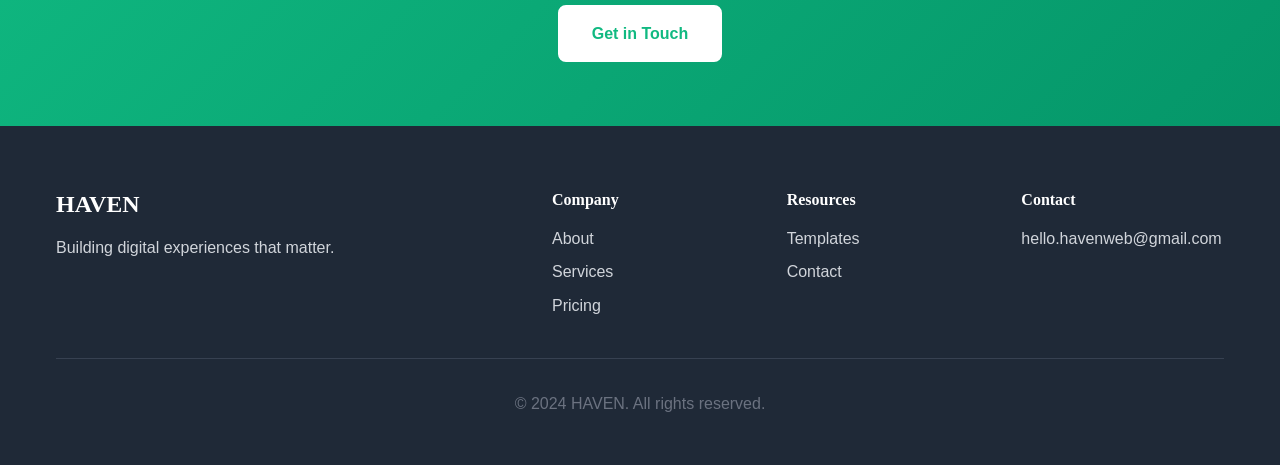
<file: services.html>
<!DOCTYPE html>
<html lang="en">
<head>
    <meta charset="UTF-8">
    <meta name="viewport" content="width=device-width, initial-scale=1.0">
    <title>Services - HAVEN</title>
    <meta name="description" content="Explore HAVEN's professional website building services. From custom design to ongoing support.">
    <link rel="icon" type="image/svg+xml" href="favicon.svg">
    <link rel="stylesheet" href="css/style.css">
</head>
<body>
    <!-- Navigation -->
    <nav class="navbar">
        <div class="container">
            <a href="index.html" class="logo">HAVEN</a>
            <button class="nav-toggle" aria-label="Toggle navigation">
                <span></span>
                <span></span>
                <span></span>
            </button>
            <ul class="nav-menu">
                <li><a href="index.html">Home</a></li>
                <li><a href="services.html" class="active">Services</a></li>
                <li><a href="templates.html">Templates</a></li>
                <li><a href="pricing.html">Pricing</a></li>
                <li><a href="about.html">About</a></li>
                <li><a href="contact.html" class="btn-primary">Contact</a></li>
            </ul>
        </div>
    </nav>

    <!-- Page Header -->
    <section class="page-header">
        <div class="container">
            <h1>Our Services</h1>
            <p>Everything you need to establish a powerful online presence</p>
        </div>
    </section>

    <!-- Services Section -->
    <section class="services-section">
        <div class="container">
            <div class="service-item">
                <div class="service-content">
                    <h2>Custom Website Design</h2>
                    <p>Get a website uniquely crafted for your brand. We design from scratch based on your vision, ensuring your site stands out from the competition.</p>
                    <ul class="service-features">
                        <li>Personalized design consultation</li>
                        <li>Unlimited revisions</li>
                        <li>Brand-aligned aesthetics</li>
                        <li>Modern, clean layouts</li>
                    </ul>
                </div>
            </div>

            <div class="service-item reverse">
                <div class="service-content">
                    <h2>Template Customization</h2>
                    <p>Choose from our professionally designed templates and we'll customize it to match your brand perfectly. Quick, affordable, and effective.</p>
                    <ul class="service-features">
                        <li>Pre-designed templates</li>
                        <li>Color and font customization</li>
                        <li>Content integration</li>
                        <li>Fast turnaround time</li>
                    </ul>
                </div>
            </div>

            <div class="service-item">
                <div class="service-content">
                    <h2>Responsive Development</h2>
                    <p>Every website we build looks perfect on all devices - from large desktop screens to mobile phones.</p>
                    <ul class="service-features">
                        <li>Mobile-first approach</li>
                        <li>Cross-browser compatibility</li>
                        <li>Fast loading speeds</li>
                        <li>Optimized performance</li>
                    </ul>
                </div>
            </div>

            <div class="service-item reverse">
                <div class="service-content">
                    <h2>Content Management</h2>
                    <p>Easy-to-update websites that put you in control. We'll set up a system that makes content updates simple.</p>
                    <ul class="service-features">
                        <li>User-friendly interfaces</li>
                        <li>Training and documentation</li>
                        <li>Quick content updates</li>
                        <li>Media management</li>
                    </ul>
                </div>
            </div>

            <div class="service-item">
                <div class="service-content">
                    <h2>SEO Foundation</h2>
                    <p>Launch with a strong SEO foundation. We implement best practices to help your site get discovered.</p>
                    <ul class="service-features">
                        <li>Meta tags optimization</li>
                        <li>Semantic HTML structure</li>
                        <li>Fast page speeds</li>
                        <li>Mobile optimization</li>
                    </ul>
                </div>
            </div>

            <div class="service-item reverse">
                <div class="service-content">
                    <h2>Ongoing Support</h2>
                    <p>We're here for you after launch. Get help with updates, questions, and technical issues.</p>
                    <ul class="service-features">
                        <li>Email support</li>
                        <li>Technical assistance</li>
                        <li>Update services</li>
                        <li>Maintenance options</li>
                    </ul>
                </div>
            </div>
        </div>
    </section>

    <!-- CTA Section -->
    <section class="cta">
        <div class="container">
            <h2>Let's Discuss Your Project</h2>
            <p>Tell us about your vision and we'll make it happen.</p>
            <a href="contact.html" class="btn btn-primary">Get in Touch</a>
        </div>
    </section>

    <!-- Footer -->
    <footer class="footer">
        <div class="container">
            <div class="footer-content">
                <div class="footer-brand">
                    <h3>HAVEN</h3>
                    <p>Building digital experiences that matter.</p>
                </div>
                <div class="footer-links">
                    <div class="footer-column">
                        <h4>Company</h4>
                        <ul>
                            <li><a href="about.html">About</a></li>
                            <li><a href="services.html">Services</a></li>
                            <li><a href="pricing.html">Pricing</a></li>
                        </ul>
                    </div>
                    <div class="footer-column">
                        <h4>Resources</h4>
                        <ul>
                            <li><a href="templates.html">Templates</a></li>
                            <li><a href="contact.html">Contact</a></li>
                        </ul>
                    </div>
                    <div class="footer-column">
                        <h4>Contact</h4>
                        <ul>
                            <li><a href="mailto:hello.havenweb@gmail.com">hello.havenweb@gmail.com</a></li>
                        </ul>
                    </div>
                </div>
            </div>
            <div class="footer-bottom">
                <p>&copy; 2024 HAVEN. All rights reserved.</p>
            </div>
        </div>
    </footer>

    <script src="js/script.js"></script>
</body>
</html>
</file>
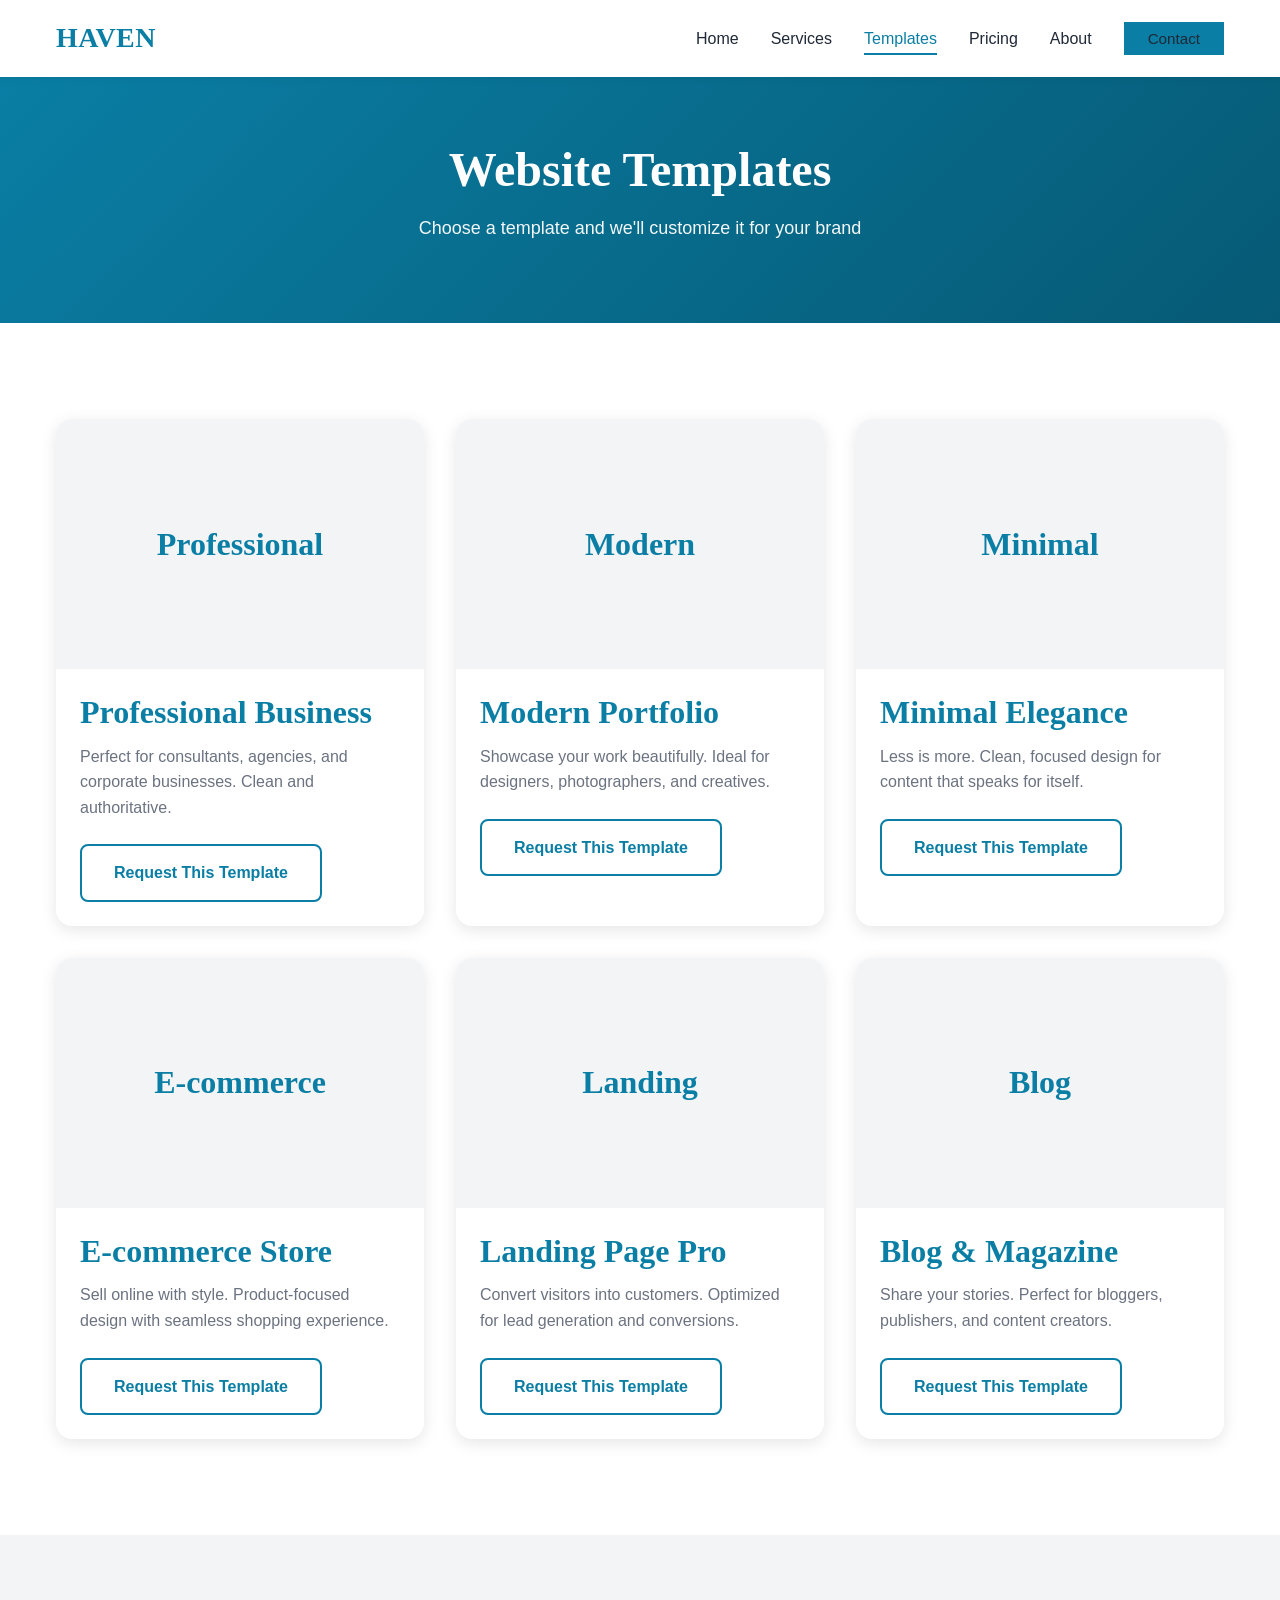
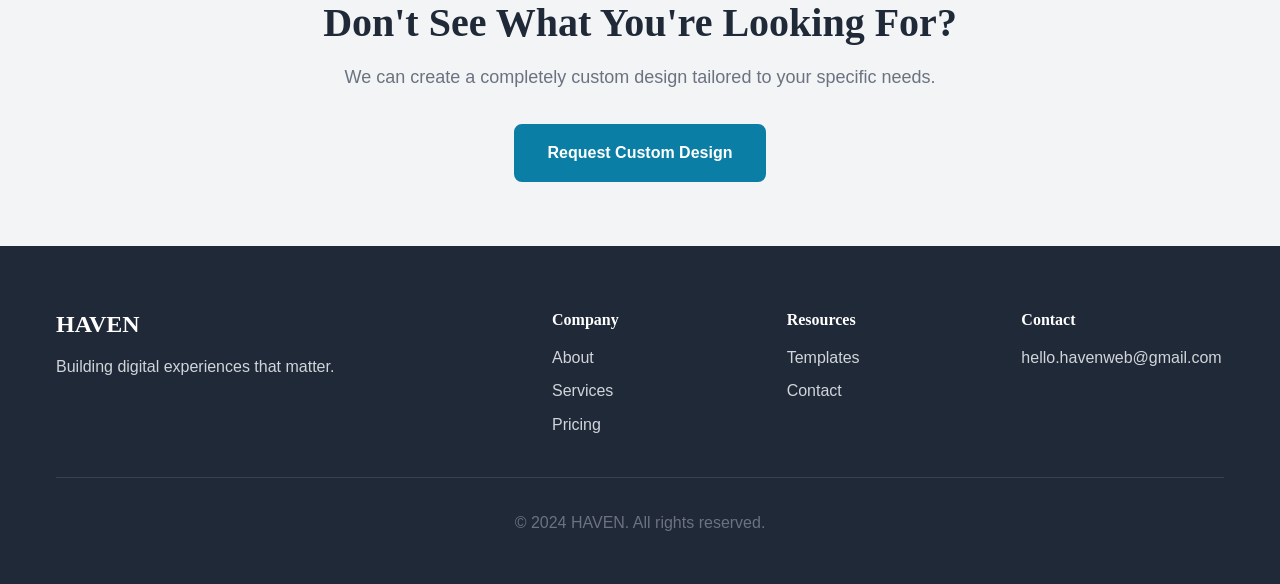
<file: templates.html>
<!DOCTYPE html>
<html lang="en">
<head>
    <meta charset="UTF-8">
    <meta name="viewport" content="width=device-width, initial-scale=1.0">
    <title>Templates - HAVEN</title>
    <meta name="description" content="Browse HAVEN's collection of professional website templates. Find the perfect starting point for your project.">
    <link rel="icon" type="image/svg+xml" href="favicon.svg">
    <link rel="stylesheet" href="css/style.css">
</head>
<body>
    <!-- Navigation -->
    <nav class="navbar">
        <div class="container">
            <a href="index.html" class="logo">HAVEN</a>
            <button class="nav-toggle" aria-label="Toggle navigation">
                <span></span>
                <span></span>
                <span></span>
            </button>
            <ul class="nav-menu">
                <li><a href="index.html">Home</a></li>
                <li><a href="services.html">Services</a></li>
                <li><a href="templates.html" class="active">Templates</a></li>
                <li><a href="pricing.html">Pricing</a></li>
                <li><a href="about.html">About</a></li>
                <li><a href="contact.html" class="btn-primary">Contact</a></li>
            </ul>
        </div>
    </nav>

    <!-- Page Header -->
    <section class="page-header">
        <div class="container">
            <h1>Website Templates</h1>
            <p>Choose a template and we'll customize it for your brand</p>
        </div>
    </section>

    <!-- Templates Section -->
    <section class="templates-section">
        <div class="container">
            <div class="templates-grid">
                <div class="template-card">
                    <div class="template-image">
                        <div class="template-placeholder">
                            <span>Professional</span>
                        </div>
                    </div>
                    <div class="template-info">
                        <h3>Professional Business</h3>
                        <p>Perfect for consultants, agencies, and corporate businesses. Clean and authoritative.</p>
                        <a href="contact.html" class="btn btn-secondary">Request This Template</a>
                    </div>
                </div>

                <div class="template-card">
                    <div class="template-image">
                        <div class="template-placeholder">
                            <span>Modern</span>
                        </div>
                    </div>
                    <div class="template-info">
                        <h3>Modern Portfolio</h3>
                        <p>Showcase your work beautifully. Ideal for designers, photographers, and creatives.</p>
                        <a href="contact.html" class="btn btn-secondary">Request This Template</a>
                    </div>
                </div>

                <div class="template-card">
                    <div class="template-image">
                        <div class="template-placeholder">
                            <span>Minimal</span>
                        </div>
                    </div>
                    <div class="template-info">
                        <h3>Minimal Elegance</h3>
                        <p>Less is more. Clean, focused design for content that speaks for itself.</p>
                        <a href="contact.html" class="btn btn-secondary">Request This Template</a>
                    </div>
                </div>

                <div class="template-card">
                    <div class="template-image">
                        <div class="template-placeholder">
                            <span>E-commerce</span>
                        </div>
                    </div>
                    <div class="template-info">
                        <h3>E-commerce Store</h3>
                        <p>Sell online with style. Product-focused design with seamless shopping experience.</p>
                        <a href="contact.html" class="btn btn-secondary">Request This Template</a>
                    </div>
                </div>

                <div class="template-card">
                    <div class="template-image">
                        <div class="template-placeholder">
                            <span>Landing</span>
                        </div>
                    </div>
                    <div class="template-info">
                        <h3>Landing Page Pro</h3>
                        <p>Convert visitors into customers. Optimized for lead generation and conversions.</p>
                        <a href="contact.html" class="btn btn-secondary">Request This Template</a>
                    </div>
                </div>

                <div class="template-card">
                    <div class="template-image">
                        <div class="template-placeholder">
                            <span>Blog</span>
                        </div>
                    </div>
                    <div class="template-info">
                        <h3>Blog & Magazine</h3>
                        <p>Share your stories. Perfect for bloggers, publishers, and content creators.</p>
                        <a href="contact.html" class="btn btn-secondary">Request This Template</a>
                    </div>
                </div>
            </div>
        </div>
    </section>

    <!-- Custom Design CTA -->
    <section class="custom-design-cta">
        <div class="container">
            <h2>Don't See What You're Looking For?</h2>
            <p>We can create a completely custom design tailored to your specific needs.</p>
            <a href="contact.html" class="btn btn-primary">Request Custom Design</a>
        </div>
    </section>

    <!-- Footer -->
    <footer class="footer">
        <div class="container">
            <div class="footer-content">
                <div class="footer-brand">
                    <h3>HAVEN</h3>
                    <p>Building digital experiences that matter.</p>
                </div>
                <div class="footer-links">
                    <div class="footer-column">
                        <h4>Company</h4>
                        <ul>
                            <li><a href="about.html">About</a></li>
                            <li><a href="services.html">Services</a></li>
                            <li><a href="pricing.html">Pricing</a></li>
                        </ul>
                    </div>
                    <div class="footer-column">
                        <h4>Resources</h4>
                        <ul>
                            <li><a href="templates.html">Templates</a></li>
                            <li><a href="contact.html">Contact</a></li>
                        </ul>
                    </div>
                    <div class="footer-column">
                        <h4>Contact</h4>
                        <ul>
                            <li><a href="mailto:hello.havenweb@gmail.com">hello.havenweb@gmail.com</a></li>
                        </ul>
                    </div>
                </div>
            </div>
            <div class="footer-bottom">
                <p>&copy; 2024 HAVEN. All rights reserved.</p>
            </div>
        </div>
    </footer>

    <script src="js/script.js"></script>
</body>
</html>
</file>
<file: css/style.css>
/* ===================================
   HAVEN - Main Stylesheet
   =================================== */

/* === RESET & BASE === */
* {
    margin: 0;
    padding: 0;
    box-sizing: border-box;
}

:root {
    /* Colors - Modern Blue & Green Palette */
    --primary: #0A7EA4;
    --primary-dark: #065A75;
    --primary-light: #0D9FC9;
    --secondary: #10B981;
    --secondary-dark: #059669;
    --accent: #F59E0B;
    
    --dark: #1F2937;
    --dark-light: #374151;
    --gray: #6B7280;
    --gray-light: #D1D5DB;
    --light: #F3F4F6;
    --white: #FFFFFF;
    
    /* Typography */
    --font-primary: -apple-system, BlinkMacSystemFont, 'Segoe UI', Roboto, 'Helvetica Neue', Arial, sans-serif;
    --font-heading: 'Georgia', serif;
    
    /* Spacing */
    --spacing-xs: 0.5rem;
    --spacing-sm: 1rem;
    --spacing-md: 2rem;
    --spacing-lg: 4rem;
    --spacing-xl: 6rem;
    
    /* Transitions */
    --transition: all 0.3s ease;
}

html {
    scroll-behavior: smooth;
}

body {
    font-family: var(--font-primary);
    color: var(--dark);
    line-height: 1.6;
    background-color: var(--white);
}

.container {
    max-width: 1200px;
    margin: 0 auto;
    padding: 0 var(--spacing-sm);
}

/* === TYPOGRAPHY === */
h1, h2, h3, h4, h5, h6 {
    font-family: var(--font-heading);
    line-height: 1.2;
    margin-bottom: var(--spacing-sm);
    color: var(--dark);
}

h1 { font-size: 3rem; }
h2 { font-size: 2.5rem; }
h3 { font-size: 2rem; }
h4 { font-size: 1.5rem; }
h5 { font-size: 1.25rem; }
h6 { font-size: 1rem; }

p {
    margin-bottom: var(--spacing-sm);
}

a {
    color: var(--primary);
    text-decoration: none;
    transition: var(--transition);
}

a:hover {
    color: var(--primary-dark);
}

/* === BUTTONS === */
.btn {
    display: inline-block;
    padding: 0.875rem 2rem;
    font-size: 1rem;
    font-weight: 600;
    text-align: center;
    border-radius: 0.5rem;
    cursor: pointer;
    transition: var(--transition);
    border: 2px solid transparent;
    text-decoration: none;
}

.btn-primary {
    background-color: var(--primary);
    color: var(--white);
    border-color: var(--primary);
}

.btn-primary:hover {
    background-color: var(--primary-dark);
    border-color: var(--primary-dark);
    color: var(--white);
    transform: translateY(-2px);
    box-shadow: 0 4px 12px rgba(10, 126, 164, 0.3);
}

.btn-secondary {
    background-color: transparent;
    color: var(--primary);
    border-color: var(--primary);
}

.btn-secondary:hover {
    background-color: var(--primary);
    color: var(--white);
    transform: translateY(-2px);
}

/* === NAVIGATION === */
.navbar {
    background-color: var(--white);
    box-shadow: 0 2px 8px rgba(0, 0, 0, 0.05);
    position: sticky;
    top: 0;
    z-index: 1000;
    padding: 1rem 0;
}

.navbar .container {
    display: flex;
    justify-content: space-between;
    align-items: center;
}

.logo {
    font-size: 1.75rem;
    font-weight: 700;
    font-family: var(--font-heading);
    color: var(--primary);
    letter-spacing: 0.5px;
}

.logo:hover {
    color: var(--primary-dark);
}

.nav-menu {
    display: flex;
    list-style: none;
    align-items: center;
    gap: 2rem;
}

.nav-menu a {
    color: var(--dark);
    font-weight: 500;
    padding: 0.5rem 0;
    position: relative;
}

.nav-menu a:not(.btn-primary):hover,
.nav-menu a.active {
    color: var(--primary);
}

.nav-menu a:not(.btn-primary)::after {
    content: '';
    position: absolute;
    bottom: 0;
    left: 0;
    width: 0;
    height: 2px;
    background-color: var(--primary);
    transition: width 0.3s ease;
}

.nav-menu a:not(.btn-primary):hover::after,
.nav-menu a.active::after {
    width: 100%;
}

.nav-menu .btn-primary {
    padding: 0.5rem 1.5rem;
    font-size: 0.95rem;
}

.nav-toggle {
    display: none;
    flex-direction: column;
    background: none;
    border: none;
    cursor: pointer;
    padding: 0.5rem;
}

.nav-toggle span {
    width: 25px;
    height: 3px;
    background-color: var(--dark);
    margin: 3px 0;
    transition: var(--transition);
    border-radius: 3px;
}

/* === HERO SECTION === */
.hero {
    background: linear-gradient(135deg, var(--primary) 0%, var(--primary-dark) 100%);
    color: var(--white);
    padding: var(--spacing-xl) 0;
    text-align: center;
}

.hero-content {
    max-width: 800px;
    margin: 0 auto;
}

.hero h1 {
    font-size: 3.5rem;
    margin-bottom: var(--spacing-md);
    color: var(--white);
}

.hero .highlight {
    color: var(--accent);
}

.hero-subtitle {
    font-size: 1.25rem;
    margin-bottom: var(--spacing-md);
    opacity: 0.95;
}

.hero-buttons {
    display: flex;
    gap: 1rem;
    justify-content: center;
    flex-wrap: wrap;
}

.hero .btn-secondary {
    background-color: var(--white);
    color: var(--primary);
    border-color: var(--white);
}

.hero .btn-secondary:hover {
    background-color: transparent;
    color: var(--white);
    border-color: var(--white);
}

/* === FEATURES SECTION === */
.features {
    padding: var(--spacing-xl) 0;
    background-color: var(--white);
}

.section-title {
    text-align: center;
    margin-bottom: var(--spacing-lg);
    font-size: 2.5rem;
}

.features-grid {
    display: grid;
    grid-template-columns: repeat(auto-fit, minmax(300px, 1fr));
    gap: 2rem;
}

.feature-card {
    text-align: center;
    padding: 2rem;
    border-radius: 1rem;
    background-color: var(--light);
    transition: var(--transition);
}

.feature-card:hover {
    transform: translateY(-5px);
    box-shadow: 0 8px 24px rgba(0, 0, 0, 0.1);
}

.feature-icon {
    font-size: 3rem;
    margin-bottom: var(--spacing-sm);
}

.feature-card h3 {
    color: var(--primary);
    margin-bottom: var(--spacing-sm);
}

.feature-card p {
    color: var(--gray);
    margin-bottom: 0;
}

/* === CTA SECTION === */
.cta {
    background: linear-gradient(135deg, var(--secondary) 0%, var(--secondary-dark) 100%);
    color: var(--white);
    padding: var(--spacing-lg) 0;
    text-align: center;
}

.cta h2 {
    color: var(--white);
    margin-bottom: var(--spacing-sm);
}

.cta p {
    font-size: 1.125rem;
    margin-bottom: var(--spacing-md);
    opacity: 0.95;
}

.cta .btn-primary {
    background-color: var(--white);
    color: var(--secondary);
    border-color: var(--white);
}

.cta .btn-primary:hover {
    background-color: transparent;
    color: var(--white);
    border-color: var(--white);
}

/* === FOOTER === */
.footer {
    background-color: var(--dark);
    color: var(--gray-light);
    padding: var(--spacing-lg) 0 var(--spacing-md);
}

.footer-content {
    display: grid;
    grid-template-columns: 2fr 3fr;
    gap: 3rem;
    margin-bottom: var(--spacing-md);
}

.footer-brand h3 {
    color: var(--white);
    font-size: 1.5rem;
    margin-bottom: var(--spacing-sm);
}

.footer-links {
    display: grid;
    grid-template-columns: repeat(3, 1fr);
    gap: 2rem;
}

.footer-column h4 {
    color: var(--white);
    margin-bottom: var(--spacing-sm);
    font-size: 1rem;
}

.footer-column ul {
    list-style: none;
}

.footer-column ul li {
    margin-bottom: 0.5rem;
}

.footer-column a {
    color: var(--gray-light);
    transition: var(--transition);
}

.footer-column a:hover {
    color: var(--primary-light);
}

.footer-bottom {
    border-top: 1px solid var(--dark-light);
    padding-top: var(--spacing-md);
    text-align: center;
    color: var(--gray);
}

/* === PAGE HEADER === */
.page-header {
    background: linear-gradient(135deg, var(--primary) 0%, var(--primary-dark) 100%);
    color: var(--white);
    padding: var(--spacing-lg) 0;
    text-align: center;
}

.page-header h1 {
    color: var(--white);
    margin-bottom: var(--spacing-sm);
}

.page-header p {
    font-size: 1.125rem;
    opacity: 0.95;
}

/* === SERVICES PAGE === */
.services-section {
    padding: var(--spacing-xl) 0;
}

.service-item {
    padding: var(--spacing-lg) 0;
    border-bottom: 1px solid var(--gray-light);
}

.service-item:last-child {
    border-bottom: none;
}

.service-content h2 {
    color: var(--primary);
    margin-bottom: var(--spacing-sm);
}

.service-features {
    list-style: none;
    margin-top: var(--spacing-md);
}

.service-features li {
    padding: 0.5rem 0;
    padding-left: 1.5rem;
    position: relative;
    color: var(--gray);
}

.service-features li:before {
    content: '✓';
    position: absolute;
    left: 0;
    color: var(--secondary);
    font-weight: bold;
}

/* === TEMPLATES PAGE === */
.templates-section {
    padding: var(--spacing-xl) 0;
}

.templates-grid {
    display: grid;
    grid-template-columns: repeat(auto-fit, minmax(320px, 1fr));
    gap: 2rem;
}

.template-card {
    border-radius: 1rem;
    overflow: hidden;
    box-shadow: 0 4px 16px rgba(0, 0, 0, 0.1);
    transition: var(--transition);
    background-color: var(--white);
}

.template-card:hover {
    transform: translateY(-8px);
    box-shadow: 0 8px 32px rgba(0, 0, 0, 0.15);
}

.template-image {
    background-color: var(--light);
    height: 250px;
    display: flex;
    align-items: center;
    justify-content: center;
    position: relative;
    overflow: hidden;
}

.template-placeholder {
    font-size: 2rem;
    font-weight: 700;
    color: var(--primary);
    font-family: var(--font-heading);
}

.template-info {
    padding: 1.5rem;
}

.template-info h3 {
    color: var(--primary);
    margin-bottom: 0.75rem;
}

.template-info p {
    color: var(--gray);
    margin-bottom: 1.5rem;
}

.custom-design-cta {
    background-color: var(--light);
    padding: var(--spacing-lg) 0;
    text-align: center;
}

.custom-design-cta h2 {
    margin-bottom: var(--spacing-sm);
}

.custom-design-cta p {
    font-size: 1.125rem;
    color: var(--gray);
    margin-bottom: var(--spacing-md);
}

/* === PRICING PAGE === */
.pricing-section {
    padding: var(--spacing-xl) 0;
}

.pricing-grid {
    display: grid;
    grid-template-columns: repeat(auto-fit, minmax(300px, 1fr));
    gap: 2rem;
    max-width: 1100px;
    margin: 0 auto;
}

.pricing-card {
    background-color: var(--white);
    border: 2px solid var(--gray-light);
    border-radius: 1rem;
    padding: 2.5rem;
    text-align: center;
    transition: var(--transition);
    position: relative;
}

.pricing-card:hover {
    transform: translateY(-8px);
    box-shadow: 0 8px 32px rgba(0, 0, 0, 0.1);
}

.pricing-card.featured {
    border-color: var(--primary);
    box-shadow: 0 8px 32px rgba(10, 126, 164, 0.2);
}

.badge {
    position: absolute;
    top: -12px;
    left: 50%;
    transform: translateX(-50%);
    background-color: var(--secondary);
    color: var(--white);
    padding: 0.25rem 1rem;
    border-radius: 2rem;
    font-size: 0.875rem;
    font-weight: 600;
}

.pricing-header {
    margin-bottom: 2rem;
}

.pricing-header h3 {
    font-size: 1.75rem;
    margin-bottom: 1rem;
}

.price {
    display: flex;
    align-items: baseline;
    justify-content: center;
    margin-bottom: 0.5rem;
}

.currency {
    font-size: 1.5rem;
    color: var(--gray);
    margin-right: 0.25rem;
}

.amount {
    font-size: 3.5rem;
    font-weight: 700;
    color: var(--primary);
    font-family: var(--font-heading);
}

.price-description {
    color: var(--gray);
    font-size: 0.95rem;
}

.pricing-features {
    list-style: none;
    margin-bottom: 2rem;
    text-align: left;
}

.pricing-features li {
    padding: 0.75rem 0;
    color: var(--dark);
    border-bottom: 1px solid var(--light);
}

.pricing-features li:last-child {
    border-bottom: none;
}

.addons-section {
    padding: var(--spacing-lg) 0;
    background-color: var(--light);
}

.addons-section h2 {
    text-align: center;
    margin-bottom: var(--spacing-lg);
}

.addons-grid {
    display: grid;
    grid-template-columns: repeat(auto-fit, minmax(250px, 1fr));
    gap: 2rem;
}

.addon-card {
    background-color: var(--white);
    padding: 2rem;
    border-radius: 1rem;
    text-align: center;
    box-shadow: 0 2px 8px rgba(0, 0, 0, 0.05);
}

.addon-card h3 {
    color: var(--primary);
    margin-bottom: 0.5rem;
}

.addon-price {
    font-size: 1.25rem;
    font-weight: 700;
    color: var(--secondary);
    margin-bottom: 1rem;
}

.faq-section {
    padding: var(--spacing-lg) 0;
}

.faq-section h2 {
    text-align: center;
    margin-bottom: var(--spacing-lg);
}

.faq-grid {
    display: grid;
    grid-template-columns: repeat(auto-fit, minmax(300px, 1fr));
    gap: 2rem;
}

.faq-item {
    background-color: var(--light);
    padding: 2rem;
    border-radius: 1rem;
}

.faq-item h3 {
    color: var(--primary);
    font-size: 1.125rem;
    margin-bottom: 0.75rem;
}

.faq-item p {
    color: var(--gray);
    margin-bottom: 0;
}

/* === ABOUT PAGE === */
.about-content {
    padding: var(--spacing-xl) 0;
}

.about-intro {
    max-width: 800px;
    margin: 0 auto var(--spacing-lg);
    text-align: center;
}

.about-intro h2 {
    color: var(--primary);
    margin-bottom: var(--spacing-md);
}

.about-intro p {
    font-size: 1.125rem;
    color: var(--gray);
    line-height: 1.8;
}

.values-section {
    margin-bottom: var(--spacing-lg);
}

.values-section h2 {
    text-align: center;
    color: var(--primary);
    margin-bottom: var(--spacing-lg);
}

.values-grid {
    display: grid;
    grid-template-columns: repeat(auto-fit, minmax(280px, 1fr));
    gap: 2rem;
}

.value-card {
    background-color: var(--light);
    padding: 2rem;
    border-radius: 1rem;
    text-align: center;
}

.value-card h3 {
    color: var(--primary);
    margin-bottom: var(--spacing-sm);
    font-size: 1.25rem;
}

.value-card p {
    color: var(--gray);
    margin-bottom: 0;
}

.mission-section {
    background: linear-gradient(135deg, var(--primary) 0%, var(--primary-dark) 100%);
    padding: var(--spacing-lg);
    border-radius: 1rem;
    text-align: center;
    margin-bottom: var(--spacing-lg);
}

.mission-section h2 {
    color: var(--white);
    margin-bottom: var(--spacing-md);
}

.mission-section p {
    color: var(--white);
    font-size: 1.25rem;
    max-width: 800px;
    margin: 0 auto;
    line-height: 1.8;
    opacity: 0.95;
}

.approach-section h2 {
    text-align: center;
    color: var(--primary);
    margin-bottom: var(--spacing-lg);
}

.approach-steps {
    display: grid;
    grid-template-columns: repeat(auto-fit, minmax(250px, 1fr));
    gap: 2rem;
}

.step {
    text-align: center;
}

.step-number {
    width: 60px;
    height: 60px;
    background-color: var(--primary);
    color: var(--white);
    border-radius: 50%;
    display: flex;
    align-items: center;
    justify-content: center;
    font-size: 1.5rem;
    font-weight: 700;
    margin: 0 auto var(--spacing-sm);
}

.step h3 {
    color: var(--primary);
    margin-bottom: 0.75rem;
}

.step p {
    color: var(--gray);
    margin-bottom: 0;
}

/* === CONTACT PAGE === */
.contact-section {
    padding: var(--spacing-xl) 0;
}

.contact-grid {
    display: grid;
    grid-template-columns: 1fr 1.5fr;
    gap: 4rem;
}

.contact-info h2 {
    color: var(--primary);
    margin-bottom: var(--spacing-md);
}

.contact-info p {
    color: var(--gray);
    font-size: 1.125rem;
    margin-bottom: var(--spacing-md);
}

.contact-details {
    margin-top: var(--spacing-lg);
}

.contact-item {
    margin-bottom: var(--spacing-md);
}

.contact-item h3 {
    font-size: 1rem;
    color: var(--primary);
    margin-bottom: 0.5rem;
}

.contact-item p,
.contact-item a {
    color: var(--gray);
    margin-bottom: 0;
}

.contact-form-container {
    background-color: var(--light);
    padding: 2.5rem;
    border-radius: 1rem;
}

.contact-form {
    display: flex;
    flex-direction: column;
    gap: 1.5rem;
}

.form-group {
    display: flex;
    flex-direction: column;
}

.form-group label {
    font-weight: 600;
    margin-bottom: 0.5rem;
    color: var(--dark);
}

.form-group input,
.form-group select,
.form-group textarea {
    padding: 0.875rem;
    border: 2px solid var(--gray-light);
    border-radius: 0.5rem;
    font-size: 1rem;
    font-family: var(--font-primary);
    transition: var(--transition);
    background-color: var(--white);
}

.form-group input:focus,
.form-group select:focus,
.form-group textarea:focus {
    outline: none;
    border-color: var(--primary);
}

.form-group textarea {
    resize: vertical;
    min-height: 120px;
}

.form-message {
    padding: 1rem;
    border-radius: 0.5rem;
    margin-top: 1rem;
    display: none;
}

.form-message.success {
    background-color: #D1FAE5;
    color: #065F46;
    border: 1px solid #10B981;
    display: block;
}

.form-message.error {
    background-color: #FEE2E2;
    color: #991B1B;
    border: 1px solid #EF4444;
    display: block;
}

/* === 404 PAGE === */
.error-404 {
    padding: var(--spacing-xl) 0;
    text-align: center;
    min-height: 60vh;
    display: flex;
    align-items: center;
}

.error-content {
    max-width: 600px;
    margin: 0 auto;
}

.error-number {
    font-size: 8rem;
    color: var(--primary);
    margin-bottom: 0;
    line-height: 1;
}

.error-404 h2 {
    font-size: 2rem;
    margin-bottom: var(--spacing-sm);
}

.error-404 p {
    color: var(--gray);
    font-size: 1.125rem;
    margin-bottom: var(--spacing-md);
}

.error-buttons {
    display: flex;
    gap: 1rem;
    justify-content: center;
    flex-wrap: wrap;
}

/* === RESPONSIVE DESIGN === */

/* Tablet */
@media (max-width: 992px) {
    h1 { font-size: 2.5rem; }
    h2 { font-size: 2rem; }
    h3 { font-size: 1.5rem; }
    
    .hero h1 {
        font-size: 2.75rem;
    }
    
    .footer-content {
        grid-template-columns: 1fr;
        gap: 2rem;
    }
    
    .footer-links {
        grid-template-columns: repeat(3, 1fr);
    }
    
    .contact-grid {
        grid-template-columns: 1fr;
        gap: 3rem;
    }
    
    .pricing-grid {
        grid-template-columns: 1fr;
        max-width: 500px;
    }
}

/* Mobile */
@media (max-width: 768px) {
    :root {
        --spacing-lg: 3rem;
        --spacing-xl: 4rem;
    }
    
    h1 { font-size: 2rem; }
    h2 { font-size: 1.75rem; }
    
    .hero h1 {
        font-size: 2rem;
    }
    
    .hero-subtitle {
        font-size: 1.125rem;
    }
    
    .nav-toggle {
        display: flex;
    }
    
    .nav-menu {
        position: fixed;
        left: -100%;
        top: 70px;
        flex-direction: column;
        background-color: var(--white);
        width: 100%;
        text-align: center;
        transition: 0.3s;
        box-shadow: 0 10px 27px rgba(0, 0, 0, 0.05);
        padding: 2rem 0;
        gap: 0;
    }
    
    .nav-menu.active {
        left: 0;
    }
    
    .nav-menu li {
        margin: 1rem 0;
    }
    
    .features-grid {
        grid-template-columns: 1fr;
    }
    
    .templates-grid {
        grid-template-columns: 1fr;
    }
    
    .footer-links {
        grid-template-columns: 1fr;
        text-align: center;
    }
    
    .footer-content {
        text-align: center;
    }
    
    .hero-buttons {
        flex-direction: column;
        align-items: center;
    }
    
    .hero-buttons .btn {
        width: 100%;
        max-width: 300px;
    }
    
    .contact-form-container {
        padding: 1.5rem;
    }
    
    .approach-steps {
        grid-template-columns: 1fr;
    }
    
    .values-grid {
        grid-template-columns: 1fr;
    }
    
    .addons-grid {
        grid-template-columns: 1fr;
    }
    
    .faq-grid {
        grid-template-columns: 1fr;
    }
    
    .error-number {
        font-size: 5rem;
    }
}

@media (max-width: 480px) {
    .btn {
        padding: 0.75rem 1.5rem;
        font-size: 0.95rem;
    }
    
    .section-title {
        font-size: 2rem;
    }
    
    .pricing-card {
        padding: 1.5rem;
    }
    
    .amount {
        font-size: 2.5rem;
    }
}
</file>
